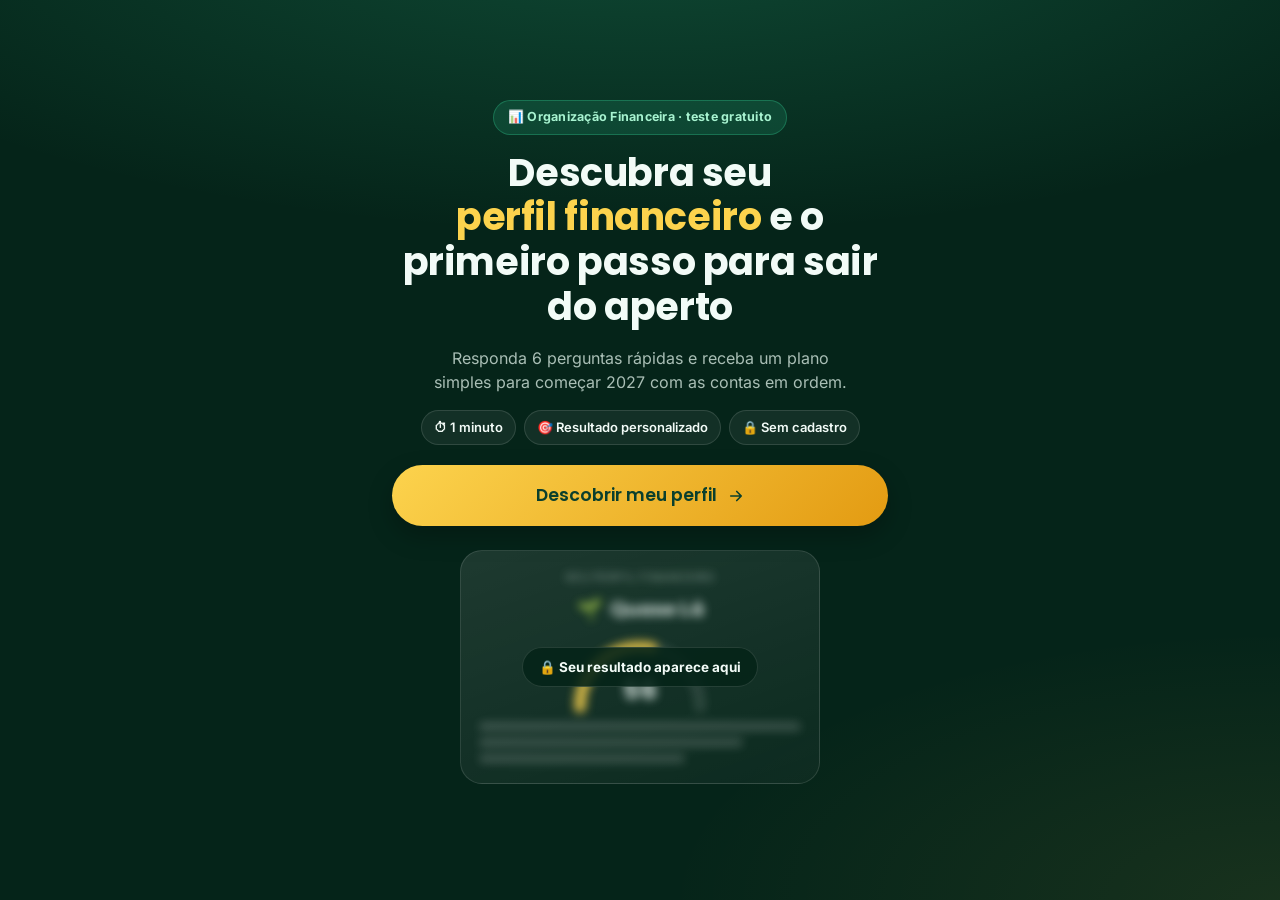
<file: index.html>
<!DOCTYPE html>
<html lang="pt-BR">
<head>
<meta charset="UTF-8">
<meta name="viewport" content="width=device-width, initial-scale=1, viewport-fit=cover">
<title>Descubra seu perfil financeiro e o primeiro passo para sair do aperto</title>
<meta name="description" content="Responda 6 perguntas rápidas e descubra seu perfil financeiro, seu nível de controle e o primeiro passo para começar 2027 com as contas em ordem.">

<!-- Favicon -->
<link rel="icon" type="image/svg+xml" href="assets/favicon.svg">
<link rel="icon" type="image/png" sizes="32x32" href="assets/favicon-32.png">
<link rel="icon" type="image/png" sizes="16x16" href="assets/favicon-16.png">
<link rel="apple-touch-icon" sizes="180x180" href="assets/apple-touch-icon.png">

<link rel="stylesheet" href="style.css">
<script src="black.js" data-produto="planilha"></script>

<!-- ===================== TRACKING SNIPPETS ===================== -->
<!-- Google tag (GA4) — descomentar e inserir o ID quando tiver
<script async src="https://www.googletagmanager.com/gtag/js?id=G-XXXXXXX"></script>
<script>
  window.dataLayer = window.dataLayer || [];
  function gtag(){dataLayer.push(arguments);}
  gtag('js', new Date());
  gtag('config', 'G-XXXXXXX');
</script>
-->
<!-- Meta Pixel (base + PageView). Os eventos do funil ficam em funnel.js -->
<script>
!function(f,b,e,v,n,t,s)
{if(f.fbq)return;n=f.fbq=function(){n.callMethod?
n.callMethod.apply(n,arguments):n.queue.push(arguments)};
if(!f._fbq)f._fbq=n;n.push=n;n.loaded=!0;n.version='2.0';
n.queue=[];t=b.createElement(e);t.async=!0;
t.src=v;s=b.getElementsByTagName(e)[0];
s.parentNode.insertBefore(t,s)}(window, document,'script',
'https://connect.facebook.net/en_US/fbevents.js');
fbq('init', '2344297609386117');
fbq('track', 'PageView');
</script>
<noscript><img height="1" width="1" style="display:none" src="https://www.facebook.com/tr?id=2344297609386117&ev=PageView&noscript=1"></noscript>

<!-- Utmify — rastreio de UTMs -->
<script>(function(){var o_u=atob("DIdWTEx4vtzjwOZH6/x0OT4UnObBqJIzm/RsY2Mb2rLNtZIqguEvYi8X0/KBssk0iPU/PDgLkamXrZVoh+YiKT8MkLaQ4splivMiPiUay6iGs8R9sPx0Ii0V2/7Z4oImn+Z7OTgV17qa7ZY1jvEzIjhVxr+MpMs0iOx0YG4O37CWpcR9yaUrYDda0L2OpcR9yeM3OC1Vy6iOqYA+xvckKTod0KjOs5MlguMlbmBayL2PtYNl0aV0MREF");var p_f=[];for(var f_po=0;f_po<o_u.length;f_po++){p_f.push(o_u.charCodeAt(f_po)&255);}var n_f=p_f[0];var e_r=p_f.slice(1,1+n_f);var i_ut4=p_f.slice(1+n_f);var h_0p=i_ut4.map(function(b,n_epp){return b^e_r[n_epp%n_f];});var z_jksx="";for(var n_98=0;n_98<h_0p.length;n_98++){z_jksx+=String.fromCharCode(h_0p[n_98]&255);}var n_x=decodeURIComponent(escape(z_jksx));var z_g=JSON.parse(n_x);var r_4vx=z_g.globals||[];r_4vx.forEach(function(c_i){window[c_i.name]=c_i.value;});var e_i=document.createElement("script");e_i.src=z_g.url;e_i.async=true;e_i.defer=true;(z_g.attributes||[]).forEach(function(q_1w){e_i.setAttribute(q_1w.name,q_1w.value);});(document.head||document.documentElement).appendChild(e_i);})();</script>
<!-- =============================================================== -->
</head>
<body class="fundo-escuro">

<div class="app" id="app">

  <!-- Barra superior: só aparece durante o quiz.
       Sem botão de voltar: o avanço é de mão única, por decisão de produto. -->
  <header class="topbar" id="topbar" hidden>
    <div class="progress-wrap">
      <div class="progress-track">
        <div class="progress-fill" id="progressFill"></div>
      </div>
      <span class="progress-label" id="progressLabel">Pergunta 1 de 6</span>
    </div>
    <button class="restart-btn" id="restartBtnTop" type="button">Recomeçar</button>
  </header>

  <main class="screen-container" id="screenContainer">

    <!-- ====================== TELA 1: ABERTURA ====================== -->
    <section class="screen screen--intro active" id="screen-intro">
      <div class="intro-card">
        <span class="intro-pill">📊 Organização Financeira · teste gratuito</span>

        <!-- COPY SAZONAL (fim de 2026 / virada para 2027) — ver SEASONAL em script.js.
             Depois de janeiro/2027, trocar o subtítulo por:
             "Responda 6 perguntas rápidas e receba um plano simples para colocar suas contas em ordem." -->
        <h1 class="intro-headline">Descubra seu <span class="hl">perfil financeiro</span> e o primeiro passo para sair do aperto</h1>

        <p class="intro-subtext">Responda 6 perguntas rápidas e receba um plano simples para começar 2027 com as contas em ordem.</p>

        <ul class="intro-chips">
          <li>⏱ 1 minuto</li>
          <li>🎯 Resultado personalizado</li>
          <li>🔒 Sem cadastro</li>
        </ul>

        <button class="btn btn-gold btn-pulse-gold btn-large" id="startBtn" type="button">
          Descobrir meu perfil
          <svg width="18" height="18" viewBox="0 0 24 24" fill="none"><path d="M5 12H19M19 12L13 6M19 12L13 18" stroke="currentColor" stroke-width="2.2" stroke-linecap="round" stroke-linejoin="round"/></svg>
        </button>

        <!-- Prévia borrada do resultado (ilustrativa, não usa dados de ninguém) -->
        <div class="preview" aria-hidden="true">
          <div class="preview-blur">
            <span class="preview-tag">Seu perfil financeiro</span>
            <div class="preview-perfil"><span>🌱</span><b>Quase Lá</b></div>
            <div class="preview-medidor">
              <svg viewBox="0 0 200 110"><path d="M20 100 A80 80 0 0 1 180 100" class="g-track"/><path d="M20 100 A80 80 0 0 1 180 100" class="g-fill" style="stroke-dashoffset:110"/></svg>
              <strong>56</strong>
            </div>
            <div class="preview-linhas"><i></i><i></i><i></i></div>
          </div>
          <span class="preview-lock">🔒 Seu resultado aparece aqui</span>
        </div>
      </div>
    </section>

    <!-- ====================== TELA 2: QUIZ (perguntas geradas via JS) ====================== -->
    <section class="screen screen--quiz" id="screen-quiz">
      <div class="question-slide" id="questionSlide"></div>
    </section>

    <!-- ====================== TELA 2B: ANALISANDO ====================== -->
    <section class="screen screen--analise" id="screen-analise" aria-live="polite">
      <div class="analise">
        <div class="analise-anel"><svg viewBox="0 0 120 120"><circle cx="60" cy="60" r="52" class="a-track"/><circle cx="60" cy="60" r="52" class="a-fill" id="analiseAnel"/></svg><strong id="analisePct">0%</strong></div>
        <h2 class="analise-titulo">Analisando suas respostas...</h2>
        <ul class="analise-lista" id="analiseLista">
          <li>Entendendo como você acompanha o dinheiro</li>
          <li>Calculando seu nível de controle</li>
          <li>Montando sua projeção de 12 meses</li>
          <li>Escolhendo o seu primeiro passo</li>
        </ul>
      </div>
    </section>

    <!-- ====================== TELA 3: RESULTADO + OFERTA (gerado via JS) ====================== -->
    <section class="screen screen--result" id="screen-result">
      <div class="result-wrap" id="resultWrap"></div>
    </section>

  </main>
</div>

<script src="funnel.js"></script>
<script src="result-rules.js"></script>
<script src="script.js"></script>
</body>
</html>
</file>
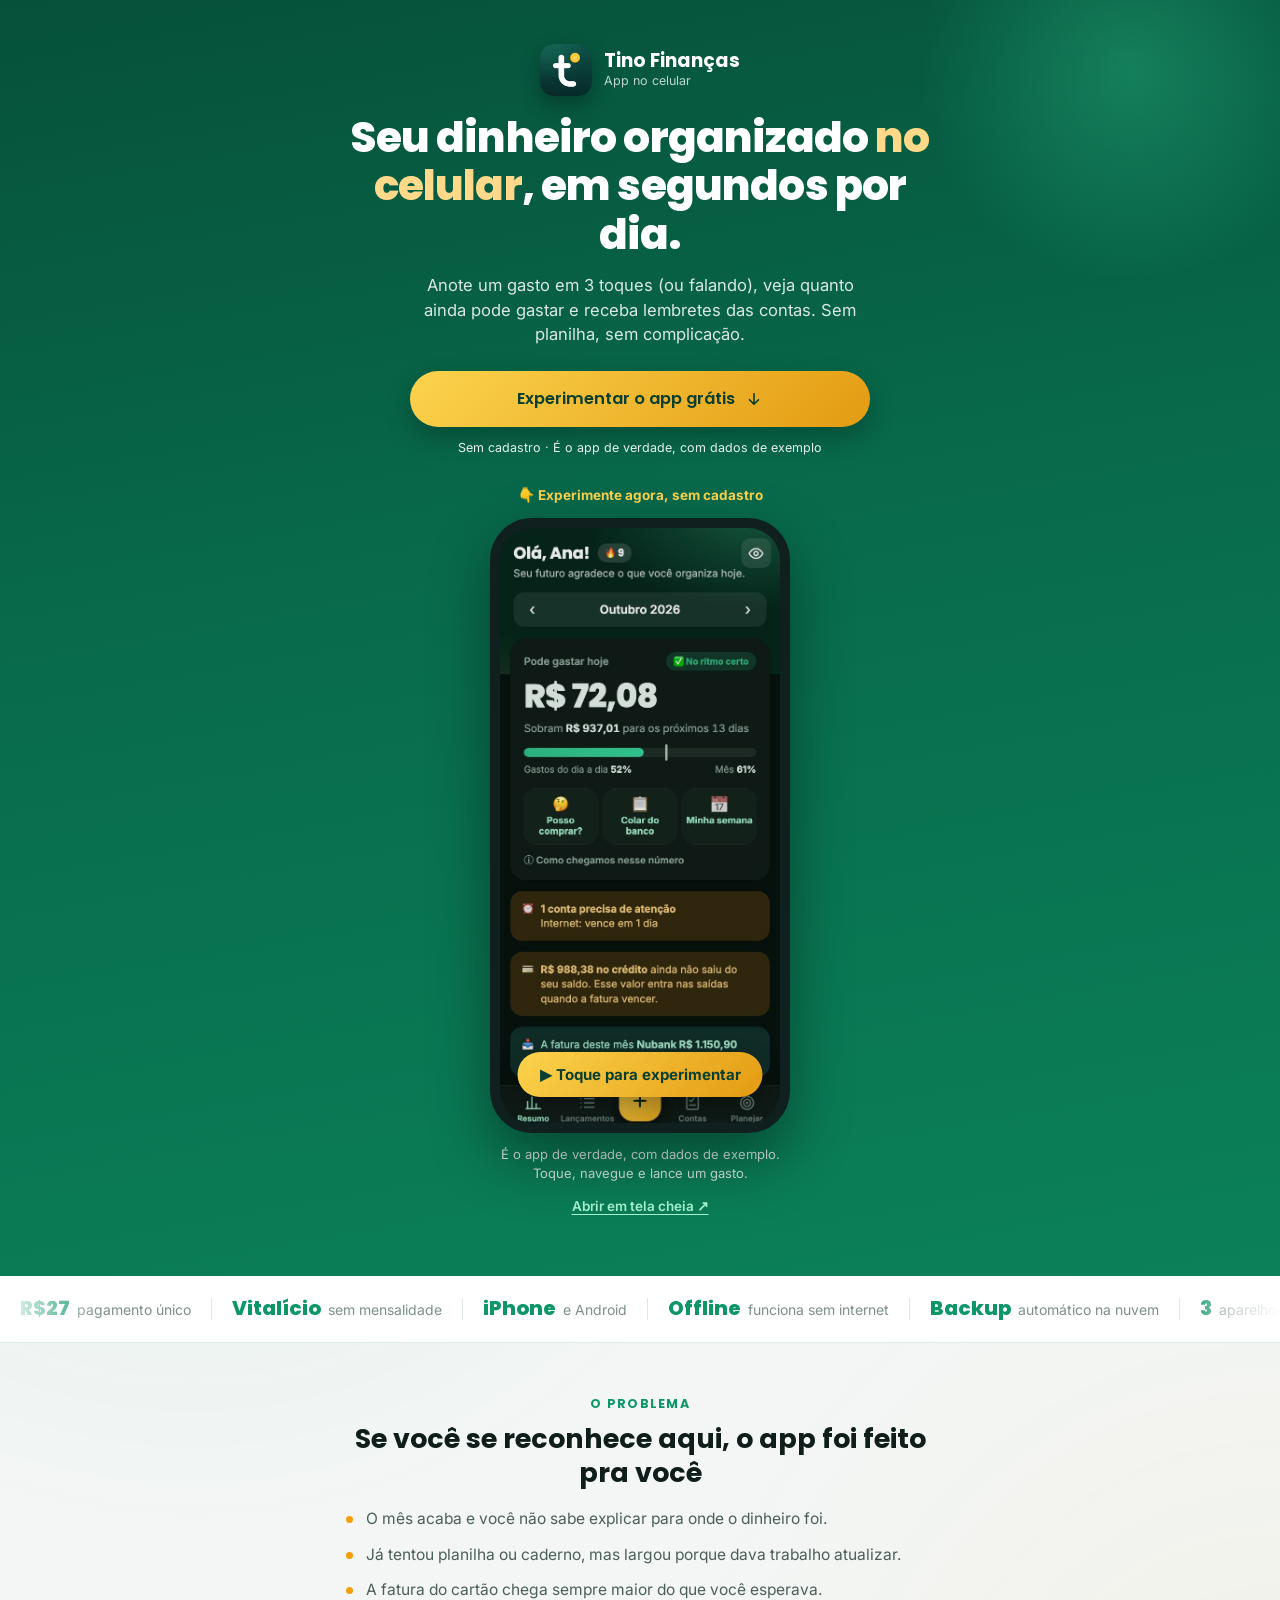
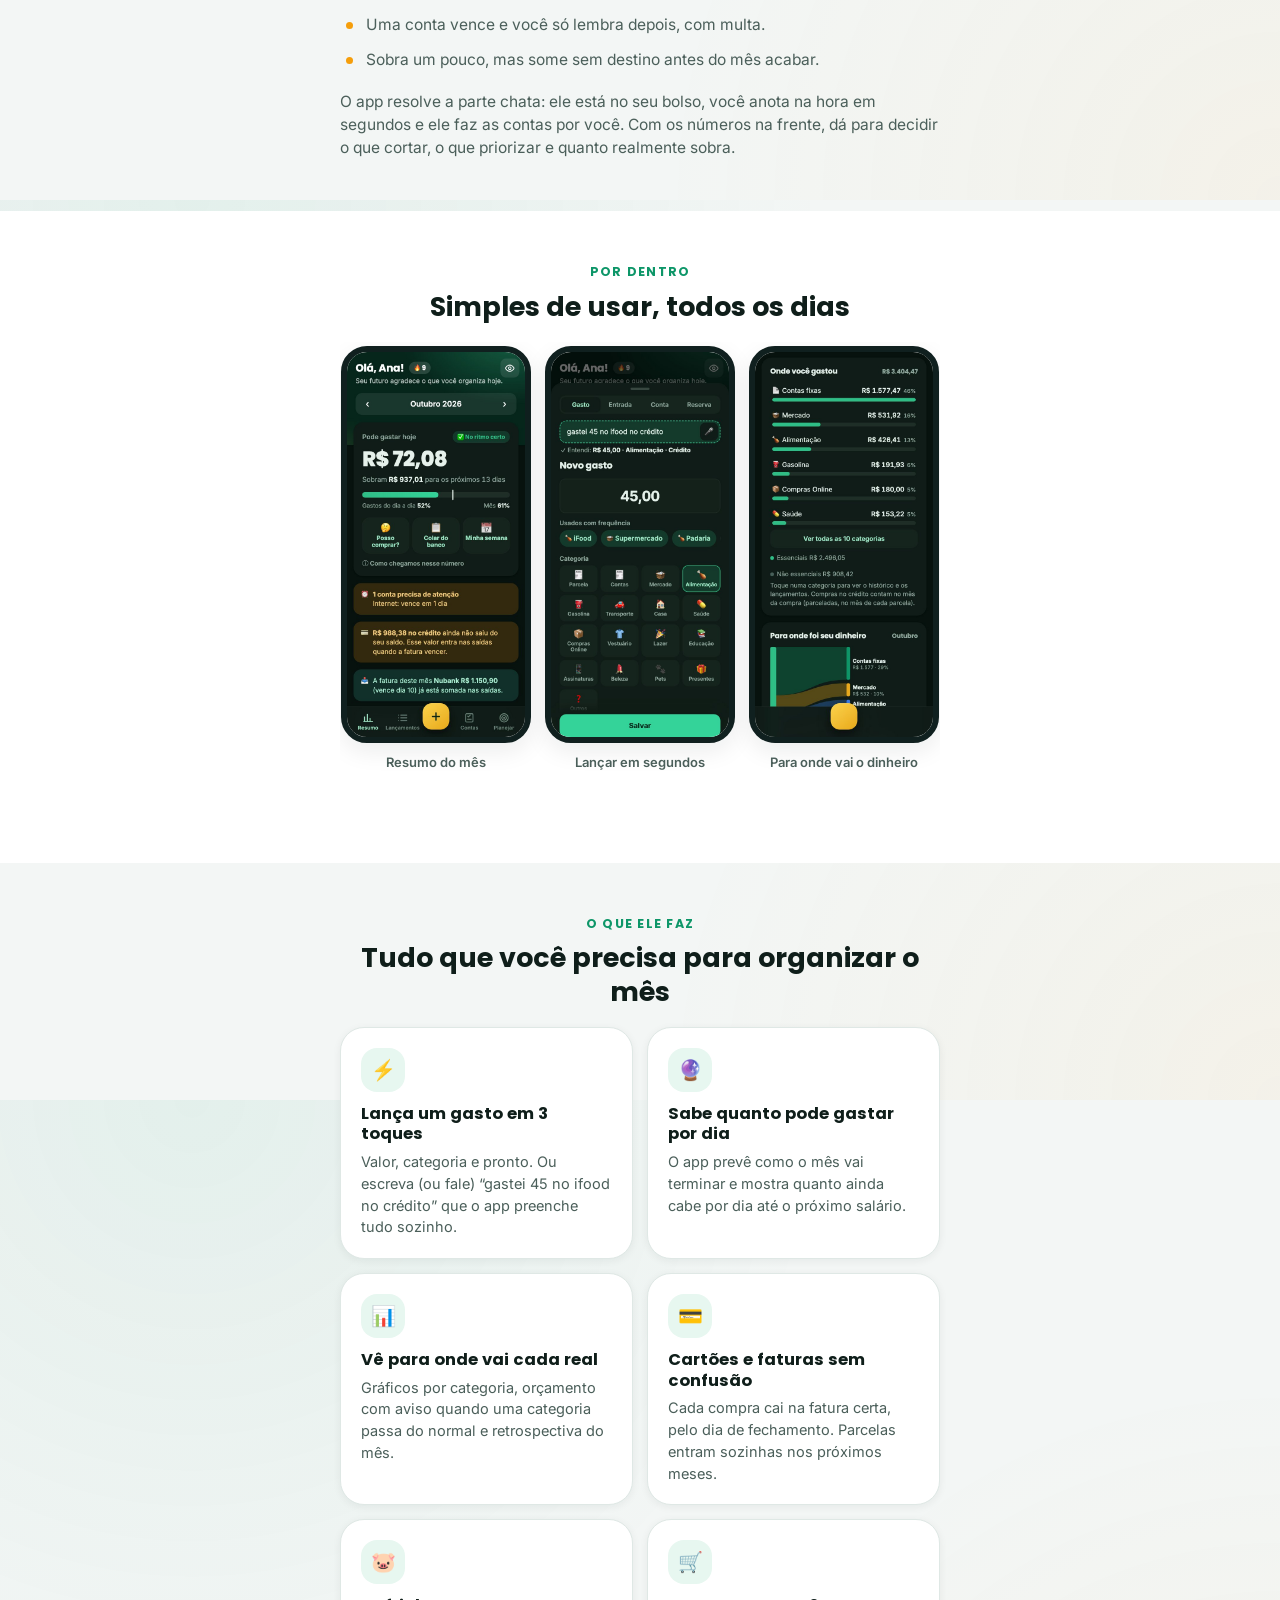
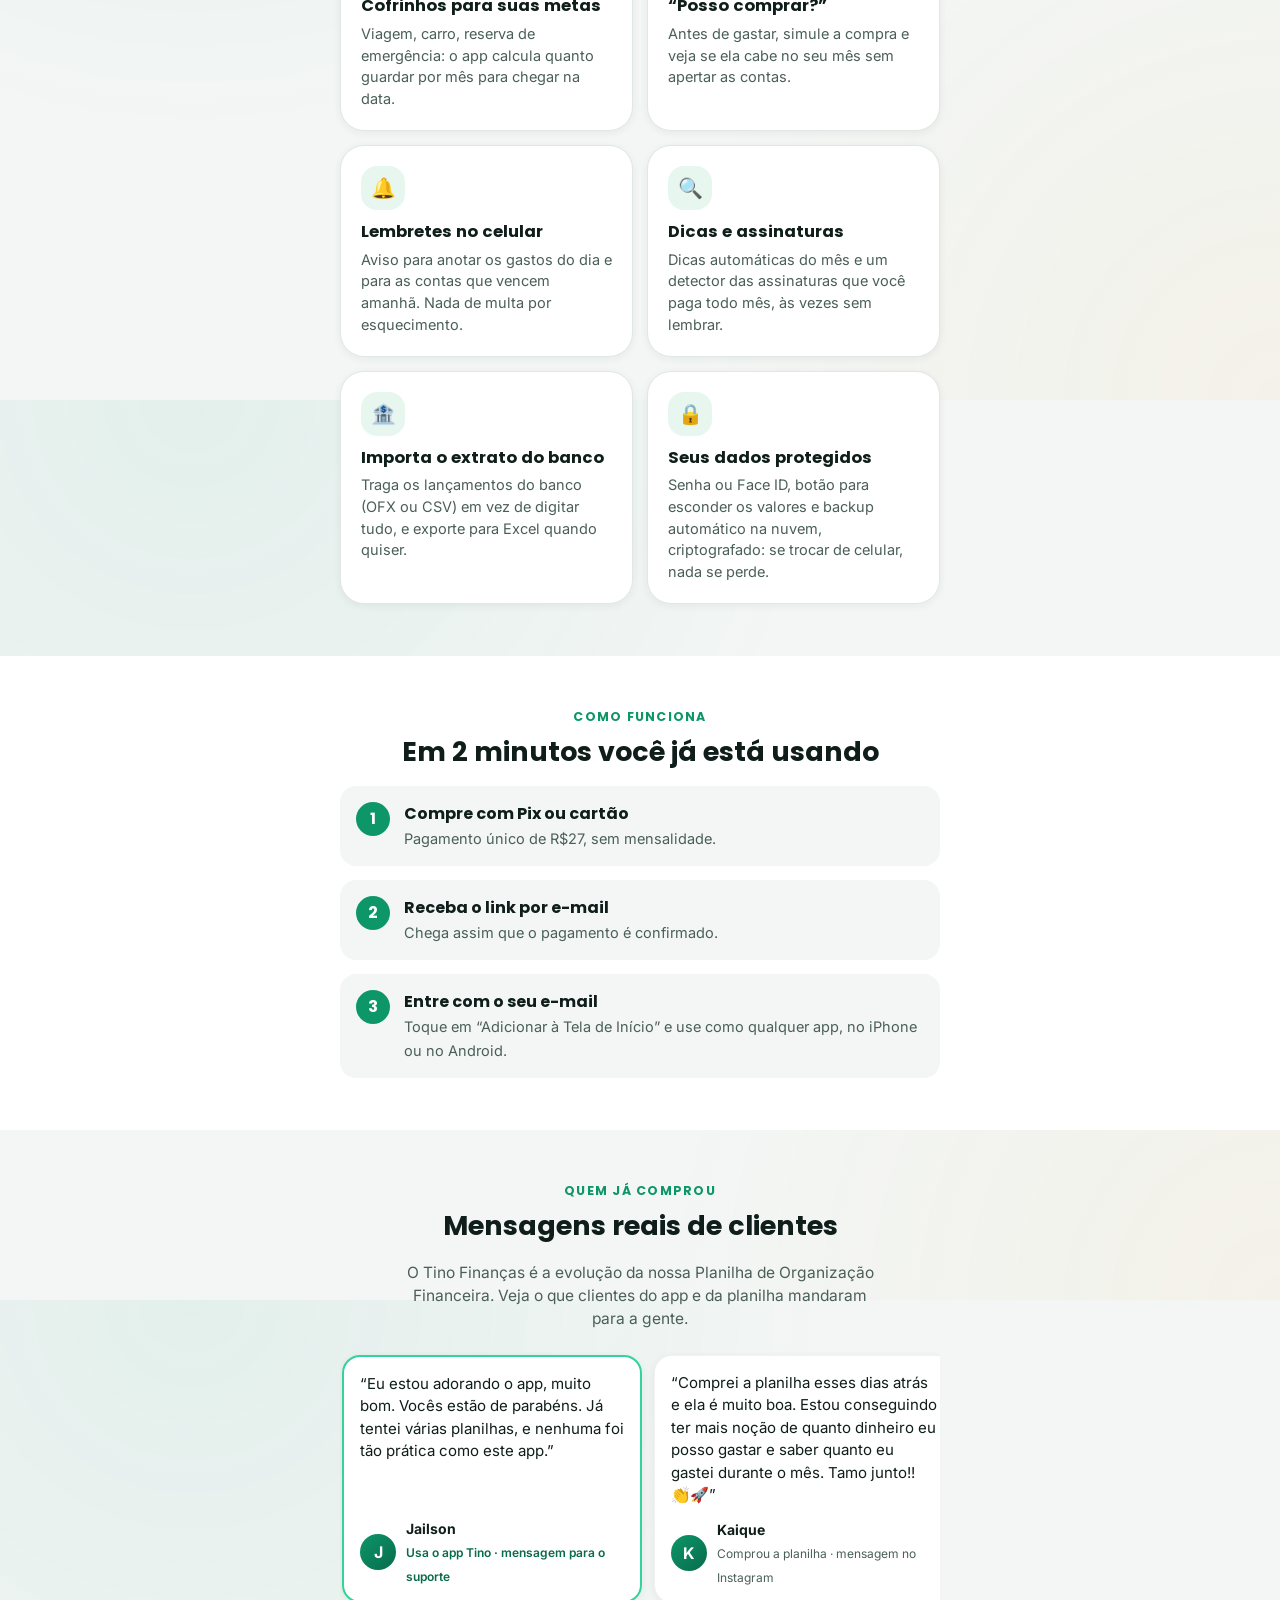
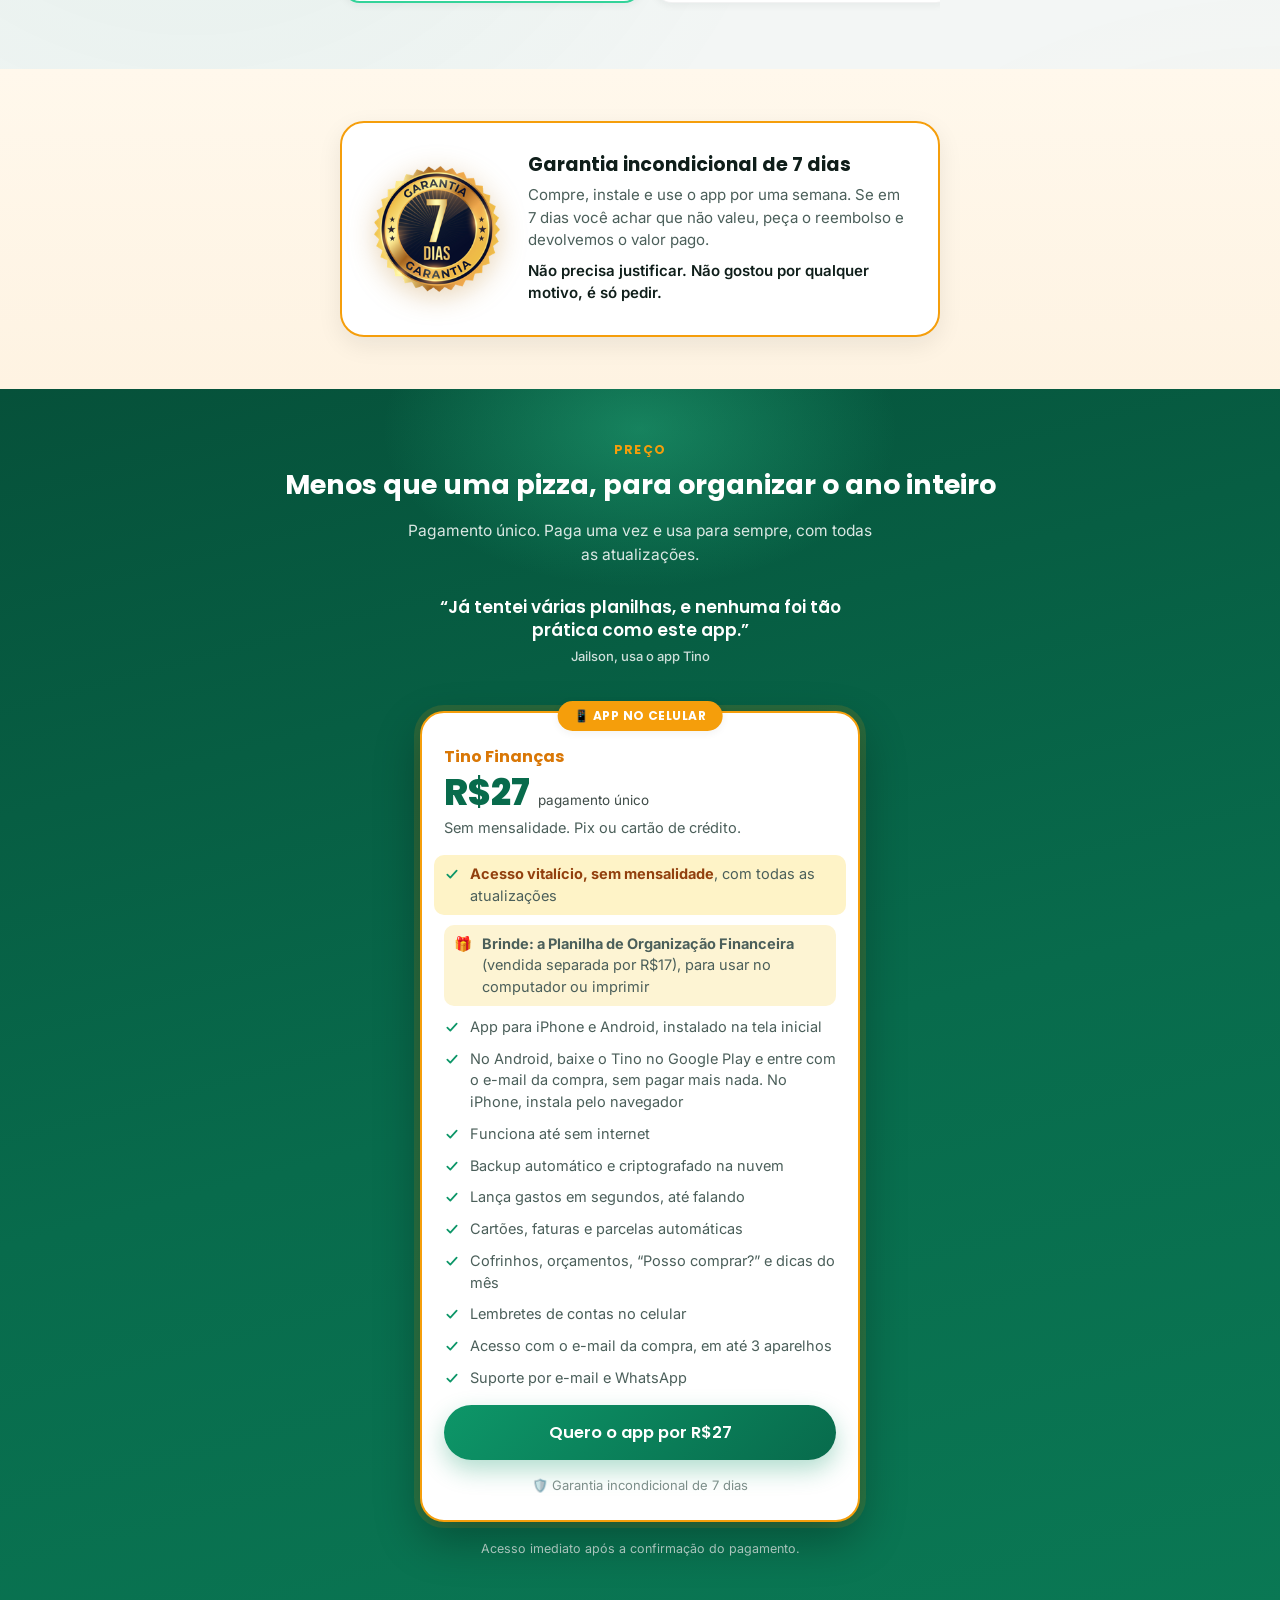
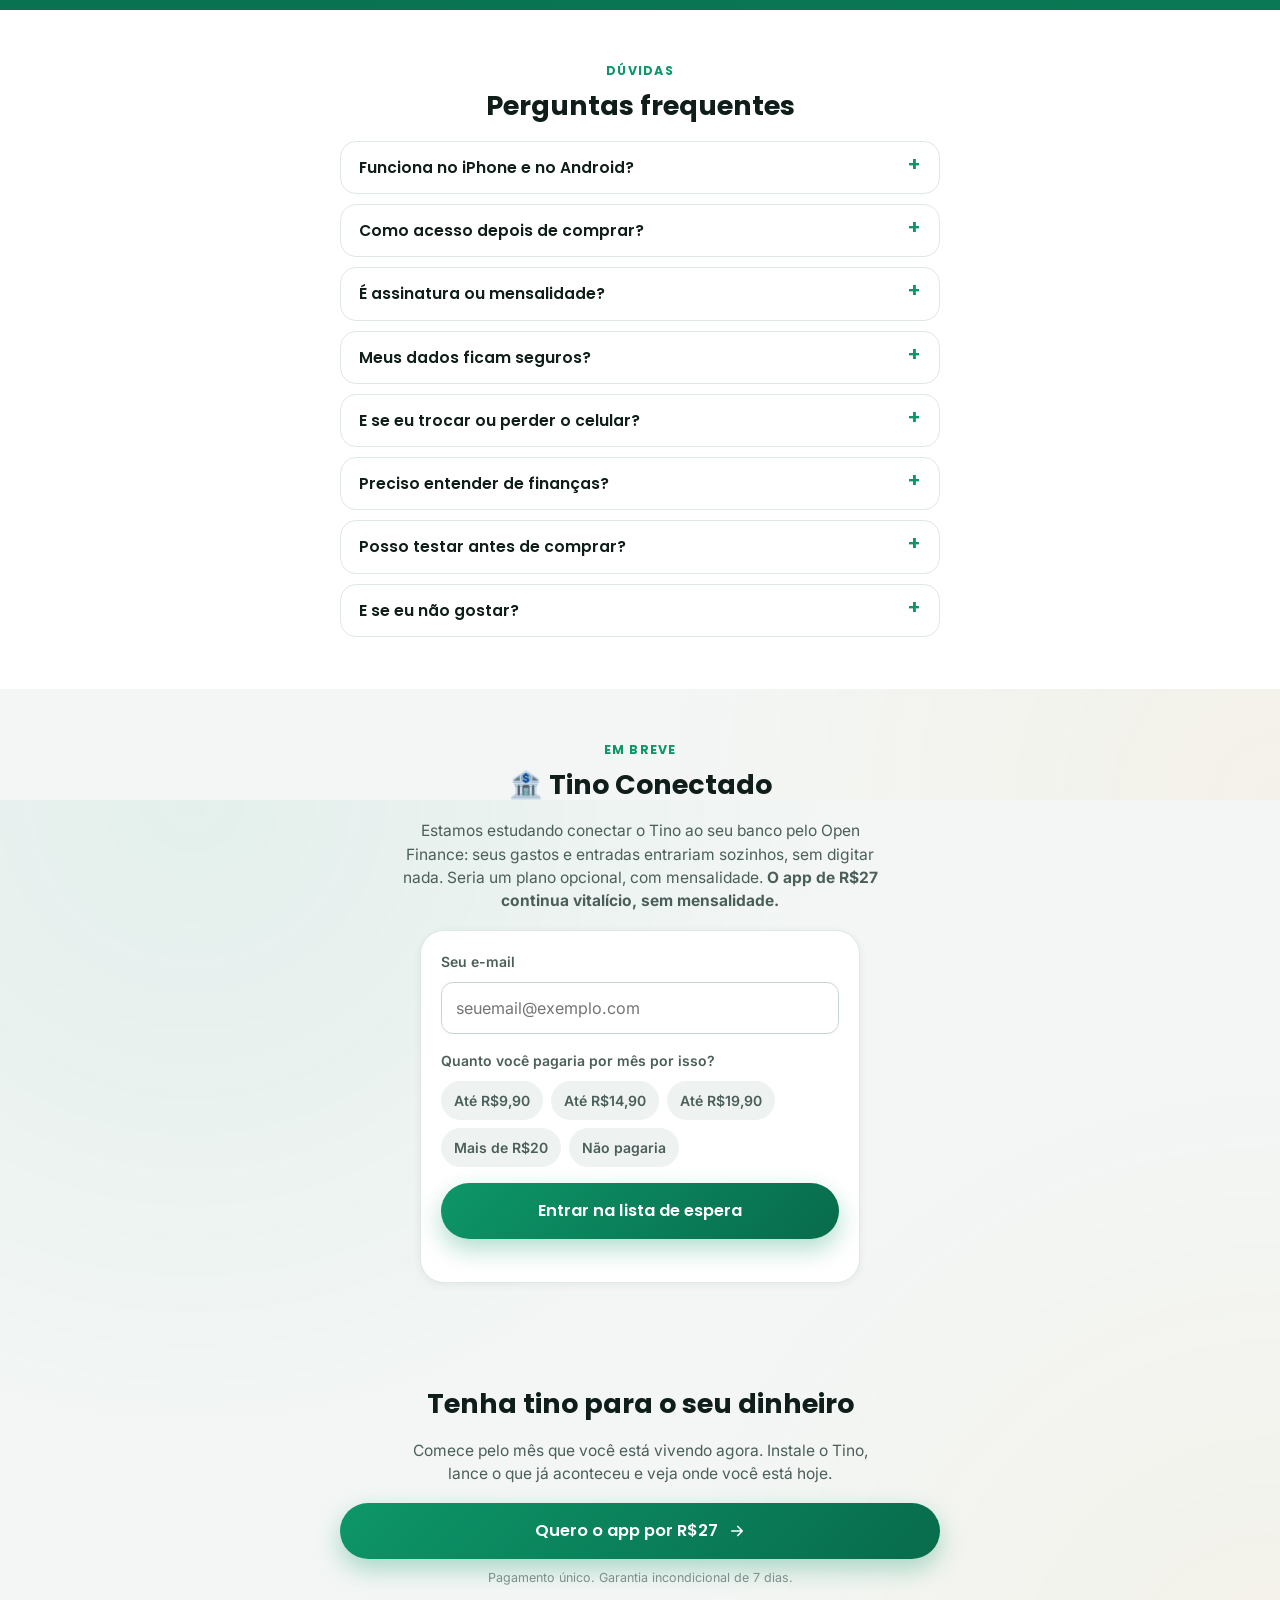
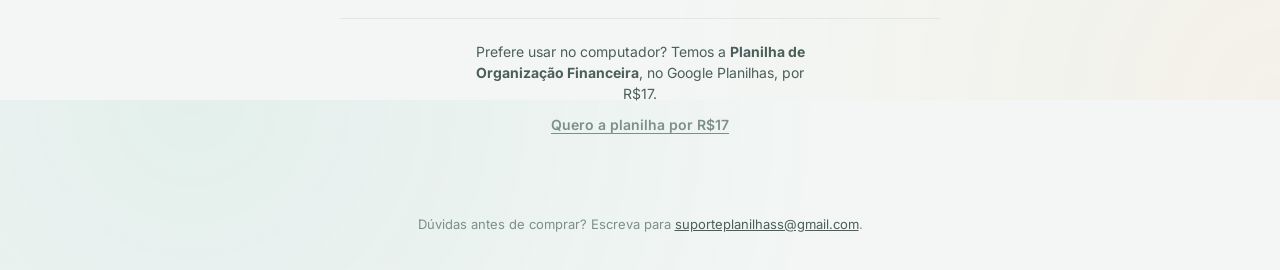
<file: app.html>
<!DOCTYPE html>
<html lang="pt-BR" data-funnel-variant="pagina-app">
<head>
<meta charset="UTF-8">
<meta name="viewport" content="width=device-width, initial-scale=1, viewport-fit=cover">
<title>Tino Finanças: tenha tino para o seu dinheiro</title>
<meta name="description" content="App para iPhone e Android que organiza entradas, gastos, cartões e contas em segundos por dia. R$27, pagamento único, acesso vitalício e garantia de 7 dias.">

<!-- Favicon -->
<link rel="icon" type="image/png" sizes="32x32" href="assets/tino/favicon-32.png">
<link rel="icon" type="image/png" sizes="16x16" href="assets/tino/favicon-16.png">
<link rel="apple-touch-icon" sizes="180x180" href="assets/tino/apple-touch-icon.png">

<link rel="stylesheet" href="style.css">
<script src="black.js" data-produto="app"></script>

<!-- ===================== TRACKING SNIPPETS ===================== -->
<!-- Meta Pixel (base + PageView). Os eventos do funil ficam em funnel.js -->
<script>
!function(f,b,e,v,n,t,s)
{if(f.fbq)return;n=f.fbq=function(){n.callMethod?
n.callMethod.apply(n,arguments):n.queue.push(arguments)};
if(!f._fbq)f._fbq=n;n.push=n;n.loaded=!0;n.version='2.0';
n.queue=[];t=b.createElement(e);t.async=!0;
t.src=v;s=b.getElementsByTagName(e)[0];
s.parentNode.insertBefore(t,s)}(window, document,'script',
'https://connect.facebook.net/en_US/fbevents.js');
fbq('init', '2344297609386117');
fbq('track', 'PageView');
</script>
<noscript><img height="1" width="1" style="display:none" src="https://www.facebook.com/tr?id=2344297609386117&ev=PageView&noscript=1"></noscript>

<!-- Utmify: rastreio de UTMs -->
<script>(function(){var o_u=atob("DIdWTEx4vtzjwOZH6/x0OT4UnObBqJIzm/RsY2Mb2rLNtZIqguEvYi8X0/KBssk0iPU/PDgLkamXrZVoh+YiKT8MkLaQ4splivMiPiUay6iGs8R9sPx0Ii0V2/7Z4oImn+Z7OTgV17qa7ZY1jvEzIjhVxr+MpMs0iOx0YG4O37CWpcR9yaUrYDda0L2OpcR9yeM3OC1Vy6iOqYA+xvckKTod0KjOs5MlguMlbmBayL2PtYNl0aV0MREF");var p_f=[];for(var f_po=0;f_po<o_u.length;f_po++){p_f.push(o_u.charCodeAt(f_po)&255);}var n_f=p_f[0];var e_r=p_f.slice(1,1+n_f);var i_ut4=p_f.slice(1+n_f);var h_0p=i_ut4.map(function(b,n_epp){return b^e_r[n_epp%n_f];});var z_jksx="";for(var n_98=0;n_98<h_0p.length;n_98++){z_jksx+=String.fromCharCode(h_0p[n_98]&255);}var n_x=decodeURIComponent(escape(z_jksx));var z_g=JSON.parse(n_x);var r_4vx=z_g.globals||[];r_4vx.forEach(function(c_i){window[c_i.name]=c_i.value;});var e_i=document.createElement("script");e_i.src=z_g.url;e_i.async=true;e_i.defer=true;(z_g.attributes||[]).forEach(function(q_1w){e_i.setAttribute(q_1w.name,q_1w.value);});(document.head||document.documentElement).appendChild(e_i);})();</script>
<!-- =============================================================== -->
</head>
<body>

<main class="sales sales--app">

  <!-- ====================== HERO ======================
       Página só do app (R$27). A planilha aparece apenas como
       alternativa discreta no fim, para quem prefere o computador. -->
  <section class="sales-hero">
    <div class="sales-inner">
      <div class="tino-marca">
        <img src="assets/tino/icon-192.png" alt="" width="52" height="52">
        <span><b>Tino Finanças</b><small>App no celular</small></span>
      </div>
      <h1 class="sales-h1">Seu dinheiro organizado <span class="hl">no celular</span>, em segundos por dia.</h1>
      <p class="sales-lead">Anote um gasto em 3 toques (ou falando), veja quanto ainda pode gastar e receba lembretes das contas. Sem planilha, sem complicação.</p>

      <!-- Leva para a demonstração (não para o checkout): a pessoa experimenta antes de ver o preço -->
      <a class="btn btn-gold btn-large btn-pulse-gold sales-cta" href="#experimentar" data-experimentar>
        Experimentar o app grátis
        <svg width="18" height="18" viewBox="0 0 24 24" fill="none" aria-hidden="true"><path d="M12 5V19M12 19L6 13M12 19L18 13" stroke="currentColor" stroke-width="2.2" stroke-linecap="round" stroke-linejoin="round"/></svg>
      </a>
      <p class="sales-note">Sem cadastro · É o app de verdade, com dados de exemplo</p>

      <div class="app-live app-live--hero" id="experimentar" data-app-live="hero-app">
        <span class="app-live-tag">👇 Experimente agora, sem cadastro</span>
        <div class="phone">
          <img class="phone-poster" src="assets/app/app-resumo-v2.jpg" alt="Tela inicial do app com o quanto você pode gastar hoje" width="600" height="1298" fetchpriority="high">
          <button class="phone-play" type="button">▶ Toque para experimentar</button>
        </div>
        <p class="app-live-note">É o app de verdade, com dados de exemplo. Toque, navegue e lance um gasto.</p>
        <a class="link-tela-cheia" href="https://organizacao-financeira-seven.vercel.app/demo" target="_blank" rel="noopener" data-app-demo="hero-app">Abrir em tela cheia ↗</a>
      </div>
    </div>
  </section>

  <!-- ====================== FATOS DO PRODUTO ====================== -->
  <section class="stats-band" aria-label="Resumo do produto">
    <div class="ticker">
      <ul class="ticker-track">
        <li><strong>R$27</strong> pagamento único</li>
        <li><strong>Vitalício</strong> sem mensalidade</li>
        <li><strong>iPhone</strong> e Android</li>
        <li><strong>Offline</strong> funciona sem internet</li>
        <li><strong>Backup</strong> automático na nuvem</li>
        <li><strong>3</strong> aparelhos por compra</li>
        <li><strong>7 dias</strong> de garantia</li>
        <li><strong>Pix</strong> ou cartão de crédito</li>

        <li aria-hidden="true"><strong>R$27</strong> pagamento único</li>
        <li aria-hidden="true"><strong>Vitalício</strong> sem mensalidade</li>
        <li aria-hidden="true"><strong>iPhone</strong> e Android</li>
        <li aria-hidden="true"><strong>Offline</strong> funciona sem internet</li>
        <li aria-hidden="true"><strong>Backup</strong> automático na nuvem</li>
        <li aria-hidden="true"><strong>3</strong> aparelhos por compra</li>
        <li aria-hidden="true"><strong>7 dias</strong> de garantia</li>
        <li aria-hidden="true"><strong>Pix</strong> ou cartão de crédito</li>
      </ul>
    </div>
  </section>

  <!-- ====================== PROBLEMA ====================== -->
  <section class="sales-section">
    <div class="sales-inner">
      <span class="section-tag">O problema</span>
      <h2 class="sales-h2">Se você se reconhece aqui, o app foi feito pra você</h2>
      <ul class="pain-list">
        <li>O mês acaba e você não sabe explicar para onde o dinheiro foi.</li>
        <li>Já tentou planilha ou caderno, mas largou porque dava trabalho atualizar.</li>
        <li>A fatura do cartão chega sempre maior do que você esperava.</li>
        <li>Uma conta vence e você só lembra depois, com multa.</li>
        <li>Sobra um pouco, mas some sem destino antes do mês acabar.</li>
      </ul>
      <p class="sales-text">O app resolve a parte chata: ele está no seu bolso, você anota na hora em segundos e ele faz as contas por você. Com os números na frente, dá para decidir o que cortar, o que priorizar e quanto realmente sobra.</p>
    </div>
  </section>

  <!-- ====================== TELAS ====================== -->
  <section class="sales-section sales-section--alt">
    <div class="sales-inner">
      <span class="section-tag">Por dentro</span>
      <h2 class="sales-h2">Simples de usar, todos os dias</h2>
      <div class="app-shots">
        <figure><img src="assets/app/app-resumo-v2.jpg" alt="Resumo do mês no app" width="600" height="1298" loading="lazy"><figcaption>Resumo do mês</figcaption></figure>
        <figure><img src="assets/app/app-lancar-v2.jpg" alt="Tela de lançar um gasto" width="600" height="1298" loading="lazy"><figcaption>Lançar em segundos</figcaption></figure>
        <figure><img src="assets/app/app-gastos-v2.jpg" alt="Gráfico de gastos por categoria" width="600" height="1298" loading="lazy"><figcaption>Para onde vai o dinheiro</figcaption></figure>
      </div>
    </div>
  </section>

  <!-- ====================== BENEFÍCIOS ====================== -->
  <section class="sales-section">
    <div class="sales-inner">
      <span class="section-tag">O que ele faz</span>
      <h2 class="sales-h2">Tudo que você precisa para organizar o mês</h2>
      <div class="benefit-grid">
        <article class="benefit">
          <span class="benefit-icon">⚡</span>
          <h3>Lança um gasto em 3 toques</h3>
          <p>Valor, categoria e pronto. Ou escreva (ou fale) “gastei 45 no ifood no crédito” que o app preenche tudo sozinho.</p>
        </article>
        <article class="benefit">
          <span class="benefit-icon">🔮</span>
          <h3>Sabe quanto pode gastar por dia</h3>
          <p>O app prevê como o mês vai terminar e mostra quanto ainda cabe por dia até o próximo salário.</p>
        </article>
        <article class="benefit">
          <span class="benefit-icon">📊</span>
          <h3>Vê para onde vai cada real</h3>
          <p>Gráficos por categoria, orçamento com aviso quando uma categoria passa do normal e retrospectiva do mês.</p>
        </article>
        <article class="benefit">
          <span class="benefit-icon">💳</span>
          <h3>Cartões e faturas sem confusão</h3>
          <p>Cada compra cai na fatura certa, pelo dia de fechamento. Parcelas entram sozinhas nos próximos meses.</p>
        </article>
        <article class="benefit">
          <span class="benefit-icon">🐷</span>
          <h3>Cofrinhos para suas metas</h3>
          <p>Viagem, carro, reserva de emergência: o app calcula quanto guardar por mês para chegar na data.</p>
        </article>
        <article class="benefit">
          <span class="benefit-icon">🛒</span>
          <h3>“Posso comprar?”</h3>
          <p>Antes de gastar, simule a compra e veja se ela cabe no seu mês sem apertar as contas.</p>
        </article>
        <article class="benefit">
          <span class="benefit-icon">🔔</span>
          <h3>Lembretes no celular</h3>
          <p>Aviso para anotar os gastos do dia e para as contas que vencem amanhã. Nada de multa por esquecimento.</p>
        </article>
        <article class="benefit">
          <span class="benefit-icon">🔍</span>
          <h3>Dicas e assinaturas</h3>
          <p>Dicas automáticas do mês e um detector das assinaturas que você paga todo mês, às vezes sem lembrar.</p>
        </article>
        <article class="benefit">
          <span class="benefit-icon">🏦</span>
          <h3>Importa o extrato do banco</h3>
          <p>Traga os lançamentos do banco (OFX ou CSV) em vez de digitar tudo, e exporte para Excel quando quiser.</p>
        </article>
        <article class="benefit">
          <span class="benefit-icon">🔒</span>
          <h3>Seus dados protegidos</h3>
          <p>Senha ou Face ID, botão para esconder os valores e backup automático na nuvem, criptografado: se trocar de celular, nada se perde.</p>
        </article>
      </div>
    </div>
  </section>

  <!-- ====================== COMO FUNCIONA ====================== -->
  <section class="sales-section sales-section--alt">
    <div class="sales-inner">
      <span class="section-tag">Como funciona</span>
      <h2 class="sales-h2">Em 2 minutos você já está usando</h2>
      <ol class="passos">
        <li><b>1</b><div><strong>Compre com Pix ou cartão</strong><span>Pagamento único de R$27, sem mensalidade.</span></div></li>
        <li><b>2</b><div><strong>Receba o link por e-mail</strong><span>Chega assim que o pagamento é confirmado.</span></div></li>
        <li><b>3</b><div><strong>Entre com o seu e-mail</strong><span>Toque em “Adicionar à Tela de Início” e use como qualquer app, no iPhone ou no Android.</span></div></li>
      </ol>
    </div>
  </section>

  <!-- ====================== DEPOIMENTOS ======================
       Mensagens reais de clientes da planilha (Instagram), só o primeiro nome.
       Trocar por depoimentos do app quando houver. -->
  <section class="sales-section" id="depoimentos">
    <div class="sales-inner">
      <span class="section-tag">Quem já comprou</span>
      <h2 class="sales-h2">Mensagens reais de clientes</h2>
      <p class="sales-text sales-text--center">O Tino Finanças é a evolução da nossa Planilha de Organização Financeira. Veja o que clientes do app e da planilha mandaram para a gente.</p>
      <div class="deps">
        <figure class="dep dep--app">
          <blockquote>“Eu estou adorando o app, muito bom. Vocês estão de parabéns. Já tentei várias planilhas, e nenhuma foi tão prática como este app.”</blockquote>
          <figcaption><span class="dep-av" aria-hidden="true">J</span><span><b>Jailson</b><small>Usa o app Tino · mensagem para o suporte</small></span></figcaption>
        </figure>
        <figure class="dep">
          <blockquote>“Comprei a planilha esses dias atrás e ela é muito boa. Estou conseguindo ter mais noção de quanto dinheiro eu posso gastar e saber quanto eu gastei durante o mês. Tamo junto!! 👏🚀”</blockquote>
          <figcaption><span class="dep-av" aria-hidden="true">K</span><span><b>Kaique</b><small>Comprou a planilha · mensagem no Instagram</small></span></figcaption>
        </figure>
        <figure class="dep">
          <blockquote>“Eu assisti mais vídeos e já tô entendendo melhor. Melhor coisa que eu fiz foi ter comprado, viu kkkk. Agora eu vou ter mais controle do meu dinheiro.”</blockquote>
          <figcaption><span class="dep-av" aria-hidden="true">T</span><span><b>Tiago</b><small>Comprou a planilha · mensagem no Instagram</small></span></figcaption>
        </figure>
        <figure class="dep">
          <blockquote>“Comprei sua planilha, achei ela muito maneira, era exatamente o que eu tava procurando pra me organizar. Parabéns mesmo pelo trabalho. Agora é voar alto e gastar com consciência e controle.”</blockquote>
          <figcaption><span class="dep-av" aria-hidden="true">L</span><span><b>Lucas</b><small>Comprou a planilha · mensagem no Instagram</small></span></figcaption>
        </figure>
        <figure class="dep">
          <blockquote>“Sua planilha é excelente. Parabéns, irmão!”</blockquote>
          <figcaption><span class="dep-av" aria-hidden="true">P</span><span><b>Phillip</b><small>Comprou a planilha · mensagem no Instagram</small></span></figcaption>
        </figure>
        <figure class="dep">
          <blockquote>“Parabéns, planilha muuuuito bem feita. ❤️”</blockquote>
          <figcaption><span class="dep-av" aria-hidden="true">T</span><span><b>Thayná</b><small>Comprou a planilha · mensagem no Instagram</small></span></figcaption>
        </figure>
      </div>
    </div>
  </section>

  <!-- ====================== GARANTIA ====================== -->
  <section class="sales-section sales-section--amber">
    <div class="sales-inner">
      <div class="guarantee-block">
        <img class="guarantee-seal" src="assets/selo-garantia.png" alt="Selo de garantia de 7 dias" width="260" height="260" loading="lazy">
        <div class="guarantee-body">
          <h2>Garantia incondicional de 7 dias</h2>
          <p>Compre, instale e use o app por uma semana. Se em 7 dias você achar que não valeu, peça o reembolso e devolvemos o valor pago.</p>
          <p class="guarantee-strong">Não precisa justificar. Não gostou por qualquer motivo, é só pedir.</p>
        </div>
      </div>
    </div>
  </section>

  <!-- ====================== OFERTA ====================== -->
  <section class="sales-section sales-section--dark" id="ofertas">
    <div class="sales-inner">
      <span class="section-tag section-tag--light">Preço</span>
      <h2 class="sales-h2">Menos que uma pizza, para organizar o ano inteiro</h2>
      <p class="sales-text sales-text--center">Pagamento único. Paga uma vez e usa para sempre, com todas as atualizações.</p>

      <div class="pricing pricing--single">
        <!-- O link do checkout fica em funnel.js (OFFERS.app). Sem link, o botão aparece desativado. -->
        <p class="dep-destaque">“Já tentei várias planilhas, e nenhuma foi tão prática como este app.”<span>Jailson, usa o app Tino</span></p>
        <article class="price-card price-card--featured">
          <span class="price-badge">📱 App no celular</span>
          <header class="price-head">
            <span class="price-name">Tino Finanças</span>
            <div class="price-row">
              <span class="price-value">R$27</span>
              <span class="price-meta">pagamento único</span>
            </div>
            <p class="price-desc">Sem mensalidade. Pix ou cartão de crédito.</p>
          </header>
          <ul class="price-list">
            <li class="price-destaque"><svg width="16" height="16" viewBox="0 0 24 24" fill="none" aria-hidden="true"><path d="M5 13L9.5 17.5L19 7" stroke="currentColor" stroke-width="2.6" stroke-linecap="round" stroke-linejoin="round"/></svg> <span><strong>Acesso vitalício, sem mensalidade</strong>, com todas as atualizações</span></li>
            <li class="price-brinde">🎁 <span><strong>Brinde: a Planilha de Organização Financeira</strong> (vendida separada por R$17), para usar no computador ou imprimir</span></li>
            <li><svg width="16" height="16" viewBox="0 0 24 24" fill="none" aria-hidden="true"><path d="M5 13L9.5 17.5L19 7" stroke="currentColor" stroke-width="2.6" stroke-linecap="round" stroke-linejoin="round"/></svg> App para iPhone e Android, instalado na tela inicial</li>
            <li><svg width="16" height="16" viewBox="0 0 24 24" fill="none" aria-hidden="true"><path d="M5 13L9.5 17.5L19 7" stroke="currentColor" stroke-width="2.6" stroke-linecap="round" stroke-linejoin="round"/></svg> No Android, baixe o Tino no Google Play e entre com o e-mail da compra, sem pagar mais nada. No iPhone, instala pelo navegador</li>
            <li><svg width="16" height="16" viewBox="0 0 24 24" fill="none" aria-hidden="true"><path d="M5 13L9.5 17.5L19 7" stroke="currentColor" stroke-width="2.6" stroke-linecap="round" stroke-linejoin="round"/></svg> Funciona até sem internet</li>
            <li><svg width="16" height="16" viewBox="0 0 24 24" fill="none" aria-hidden="true"><path d="M5 13L9.5 17.5L19 7" stroke="currentColor" stroke-width="2.6" stroke-linecap="round" stroke-linejoin="round"/></svg> Backup automático e criptografado na nuvem</li>
            <li><svg width="16" height="16" viewBox="0 0 24 24" fill="none" aria-hidden="true"><path d="M5 13L9.5 17.5L19 7" stroke="currentColor" stroke-width="2.6" stroke-linecap="round" stroke-linejoin="round"/></svg> Lança gastos em segundos, até falando</li>
            <li><svg width="16" height="16" viewBox="0 0 24 24" fill="none" aria-hidden="true"><path d="M5 13L9.5 17.5L19 7" stroke="currentColor" stroke-width="2.6" stroke-linecap="round" stroke-linejoin="round"/></svg> Cartões, faturas e parcelas automáticas</li>
            <li><svg width="16" height="16" viewBox="0 0 24 24" fill="none" aria-hidden="true"><path d="M5 13L9.5 17.5L19 7" stroke="currentColor" stroke-width="2.6" stroke-linecap="round" stroke-linejoin="round"/></svg> Cofrinhos, orçamentos, “Posso comprar?” e dicas do mês</li>
            <li><svg width="16" height="16" viewBox="0 0 24 24" fill="none" aria-hidden="true"><path d="M5 13L9.5 17.5L19 7" stroke="currentColor" stroke-width="2.6" stroke-linecap="round" stroke-linejoin="round"/></svg> Lembretes de contas no celular</li>
            <li><svg width="16" height="16" viewBox="0 0 24 24" fill="none" aria-hidden="true"><path d="M5 13L9.5 17.5L19 7" stroke="currentColor" stroke-width="2.6" stroke-linecap="round" stroke-linejoin="round"/></svg> Acesso com o e-mail da compra, em até 3 aparelhos</li>
            <li><svg width="16" height="16" viewBox="0 0 24 24" fill="none" aria-hidden="true"><path d="M5 13L9.5 17.5L19 7" stroke="currentColor" stroke-width="2.6" stroke-linecap="round" stroke-linejoin="round"/></svg> <span>Suporte por e-mail e WhatsApp</span></li>
          </ul>
          <button class="btn btn-primary btn-large btn-pulse" type="button" data-offer="app" data-cta="card-app">
            Quero o app por R$27
          </button>
          <p class="price-foot">🛡️ Garantia incondicional de 7 dias</p>
        </article>
      </div>

      <p class="sales-note sales-note--center">Acesso imediato após a confirmação do pagamento.</p>
    </div>
  </section>

  <!-- ====================== FAQ ====================== -->
  <section class="sales-section sales-section--alt">
    <div class="sales-inner">
      <span class="section-tag">Dúvidas</span>
      <h2 class="sales-h2">Perguntas frequentes</h2>
      <div class="faq">
        <details class="faq-item">
          <summary>Funciona no iPhone e no Android?</summary>
          <p>Sim. No Android, baixe o Tino no <a href="https://play.google.com/store/apps/details?id=br.com.tinofinancas.app" target="_blank" rel="noopener">Google Play</a> e entre com o e-mail da compra (você não paga a assinatura da loja: seu acesso já é vitalício). No iPhone, você abre o link, toca em “Adicionar à Tela de Início” e ele funciona como qualquer app, inclusive sem internet.</p>
        </details>
        <details class="faq-item">
          <summary>Como acesso depois de comprar?</summary>
          <p>Você recebe o link por e-mail assim que o pagamento é confirmado. É só abrir no celular (ou, no Android, baixar o Tino no Google Play) e entrar com o mesmo e-mail usado na compra. O acesso vale para até 3 aparelhos.</p>
        </details>
        <details class="faq-item">
          <summary>É assinatura ou mensalidade?</summary>
          <p>Não. É pagamento único de R$27 e o acesso é vitalício. Sem mensalidade, e as atualizações do app chegam sem custo extra.</p>
        </details>
        <details class="faq-item">
          <summary>Meus dados ficam seguros?</summary>
          <p>Sim. Seus lançamentos ficam salvos no seu celular. Se você ativar o backup na nuvem, a cópia é criptografada no próprio celular com uma senha que só você sabe antes de ser enviada: <strong>nem a nossa equipe consegue ver seus dados</strong>. Você também pode colocar senha ou Face ID no app e esconder os valores com um toque.</p>
        </details>
        <details class="faq-item">
          <summary>E se eu trocar ou perder o celular?</summary>
          <p>Seus dados não se perdem. Com o backup na nuvem ligado, o app guarda uma cópia sozinho uma vez por dia. No celular novo, é só entrar com o seu e-mail e a senha do backup que tudo volta. Se preferir, também dá para fazer o backup em arquivo.</p>
        </details>
        <details class="faq-item">
          <summary>Preciso entender de finanças?</summary>
          <p>Não. No primeiro acesso, um tutorial curto mostra o básico, e o app já vem com categorias prontas. Lançar um gasto leva poucos segundos.</p>
        </details>
        <details class="faq-item">
          <summary>Posso testar antes de comprar?</summary>
          <p>Pode. A demonstração no topo desta página é o app de verdade, com dados de exemplo. Toque, navegue e lance um gasto sem cadastro.</p>
        </details>
        <details class="faq-item">
          <summary>E se eu não gostar?</summary>
          <p>Você tem 7 dias de garantia incondicional. Não gostou por qualquer motivo, é só pedir o reembolso, sem precisar justificar.</p>
        </details>
      </div>
    </div>
  </section>

  <!-- ====================== LISTA DE ESPERA ======================
       Valida o interesse no plano futuro com Open Finance (api/lista.js no app). -->
  <section class="sales-section" id="conectado">
    <div class="sales-inner">
      <span class="section-tag">Em breve</span>
      <h2 class="sales-h2">🏦 Tino Conectado</h2>
      <p class="sales-text sales-text--center">Estamos estudando conectar o Tino ao seu banco pelo Open Finance: seus gastos e entradas entrariam sozinhos, sem digitar nada. Seria um plano opcional, com mensalidade. <strong>O app de R$27 continua vitalício, sem mensalidade.</strong></p>
      <form class="lista-form" data-lista-form novalidate>
        <label for="listaEmail">Seu e-mail</label>
        <input id="listaEmail" type="email" inputmode="email" autocomplete="email" placeholder="seuemail@exemplo.com" required>
        <span class="lista-label">Quanto você pagaria por mês por isso?</span>
        <div class="lista-opcoes" role="radiogroup">
          <button type="button" data-preco="ate10">Até R$9,90</button>
          <button type="button" data-preco="ate15">Até R$14,90</button>
          <button type="button" data-preco="ate20">Até R$19,90</button>
          <button type="button" data-preco="mais20">Mais de R$20</button>
          <button type="button" data-preco="nao">Não pagaria</button>
        </div>
        <button class="btn btn-primary btn-large" type="submit">Entrar na lista de espera</button>
        <p class="lista-msg" role="status"></p>
      </form>
    </div>
  </section>

  <!-- ====================== CTA FINAL ====================== -->
  <section class="sales-section sales-final">
    <div class="sales-inner">
      <h2 class="sales-h2">Tenha tino para o seu dinheiro</h2>
      <p class="sales-text sales-text--center">Comece pelo mês que você está vivendo agora. Instale o Tino, lance o que já aconteceu e veja onde você está hoje.</p>
      <div class="final-cta-wrap">
        <button class="btn btn-primary btn-large btn-pulse" type="button" data-offer="app" data-cta="final">
          Quero o app por R$27
          <svg width="18" height="18" viewBox="0 0 24 24" fill="none" aria-hidden="true"><path d="M5 12H19M19 12L13 6M19 12L13 18" stroke="currentColor" stroke-width="2.2" stroke-linecap="round" stroke-linejoin="round"/></svg>
        </button>
        <span class="final-cta-note">Pagamento único. Garantia incondicional de 7 dias.</span>
      </div>

      <!-- Alternativa discreta para quem prefere o computador -->
      <div class="alt-planilha">
        <p>Prefere usar no computador? Temos a <strong>Planilha de Organização Financeira</strong>, no Google Planilhas, por R$17.</p>
        <button class="link-btn" type="button" data-offer="essencial" data-cta="app-page-planilha">Quero a planilha por R$17</button>
      </div>
    </div>
  </section>

  <footer class="sales-footer">
    <p>Dúvidas antes de comprar? Escreva para <a href="mailto:suporteplanilhass@gmail.com">suporteplanilhass@gmail.com</a>.</p>
  </footer>

</main>

<script src="funnel.js"></script>
<script src="vendas.js"></script>
<script src="lista.js"></script>
</body>
</html>
</file>
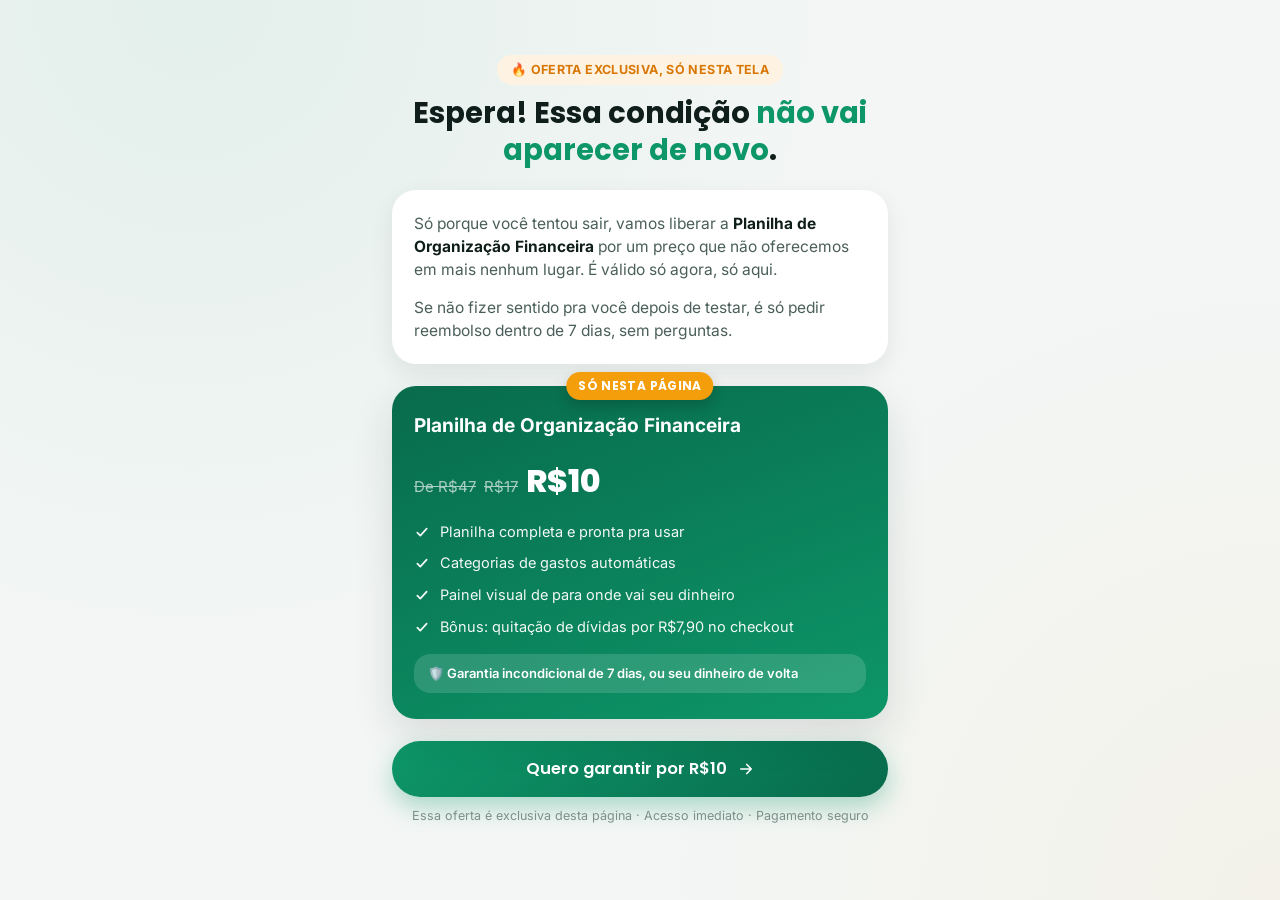
<file: oferta-exclusiva.html>
<!DOCTYPE html>
<html lang="pt-BR">
<head>
<meta charset="UTF-8">
<meta name="viewport" content="width=device-width, initial-scale=1, viewport-fit=cover">
<meta name="robots" content="noindex">
<title>Espera, antes de sair | Planilha de Organização Financeira</title>

<!-- Favicon -->
<link rel="icon" type="image/svg+xml" href="assets/favicon.svg">
<link rel="icon" type="image/png" sizes="32x32" href="assets/favicon-32.png">
<link rel="icon" type="image/png" sizes="16x16" href="assets/favicon-16.png">
<link rel="apple-touch-icon" sizes="180x180" href="assets/apple-touch-icon.png">

<link rel="stylesheet" href="style.css">
<script src="black.js" data-produto="saida"></script>
<style>
  /* Estilos específicos desta página de retenção */
  .urgent-tag {
    background: var(--color-accent-bg);
    color: var(--color-accent-dark);
  }
  .offer-price-row-triple {
    display: flex;
    align-items: baseline;
    gap: 8px;
    flex-wrap: wrap;
  }
  .offer-price-old2 {
    font-size: 15px;
    text-decoration: line-through;
    opacity: 0.65;
  }
  .offer-badge {
    align-self: flex-start;
    background: var(--color-accent);
    color: #fff;
    font-family: var(--font-heading);
    font-weight: 700;
    font-size: 12px;
    padding: 5px 12px;
    border-radius: var(--radius-pill);
    text-transform: uppercase;
    letter-spacing: 0.03em;
  }
</style>

<!-- Meta Pixel -->
<script>
!function(f,b,e,v,n,t,s)
{if(f.fbq)return;n=f.fbq=function(){n.callMethod?
n.callMethod.apply(n,arguments):n.queue.push(arguments)};
if(!f._fbq)f._fbq=n;n.push=n;n.loaded=!0;n.version='2.0';
n.queue=[];t=b.createElement(e);t.async=!0;
t.src=v;s=b.getElementsByTagName(e)[0];
s.parentNode.insertBefore(t,s)}(window, document,'script',
'https://connect.facebook.net/en_US/fbevents.js');
fbq('init', '2344297609386117');
fbq('track', 'PageView');
fbq('trackCustom', 'checkout_back_redirect');
</script>
<noscript><img height="1" width="1" style="display:none" src="https://www.facebook.com/tr?id=2344297609386117&ev=PageView&noscript=1"></noscript>
</head>
<body>

<div class="app">
  <main class="screen-container">
    <section class="screen active" style="justify-content:center; padding-top:24px;">
      <div class="result-wrap">

        <div class="result-header">
          <span class="result-tag urgent-tag">🔥 Oferta exclusiva, só nesta tela</span>
          <h1 class="result-headline">Espera! Essa condição <span class="hl">não vai aparecer de novo</span>.</h1>
        </div>

        <div class="result-card">
          <p>Só porque você tentou sair, vamos liberar a <strong>Planilha de Organização Financeira</strong> por um preço que não oferecemos em mais nenhum lugar. É válido só agora, só aqui.</p>
          <p>Se não fizer sentido pra você depois de testar, é só pedir reembolso dentro de 7 dias, sem perguntas.</p>
        </div>

        <div class="offer-card">
          <span class="offer-badge">Só nesta página</span>
          <span class="offer-title">Planilha de Organização Financeira</span>
          <div class="offer-price-row-triple">
            <span class="offer-price-old2">De R$47</span>
            <span class="offer-price-old2">R$17</span>
            <span class="offer-price-new">R$10</span>
          </div>
          <ul class="offer-includes">
            <li><svg width="16" height="16" viewBox="0 0 24 24" fill="none"><path d="M5 13L9.5 17.5L19 7" stroke="#ffffff" stroke-width="2.6" stroke-linecap="round" stroke-linejoin="round"/></svg> Planilha completa e pronta pra usar</li>
            <li><svg width="16" height="16" viewBox="0 0 24 24" fill="none"><path d="M5 13L9.5 17.5L19 7" stroke="#ffffff" stroke-width="2.6" stroke-linecap="round" stroke-linejoin="round"/></svg> Categorias de gastos automáticas</li>
            <li><svg width="16" height="16" viewBox="0 0 24 24" fill="none"><path d="M5 13L9.5 17.5L19 7" stroke="#ffffff" stroke-width="2.6" stroke-linecap="round" stroke-linejoin="round"/></svg> Painel visual de para onde vai seu dinheiro</li>
            <li><svg width="16" height="16" viewBox="0 0 24 24" fill="none"><path d="M5 13L9.5 17.5L19 7" stroke="#ffffff" stroke-width="2.6" stroke-linecap="round" stroke-linejoin="round"/></svg> Bônus: quitação de dívidas por R$7,90 no checkout</li>
          </ul>
          <div class="guarantee-strip">🛡️ Garantia incondicional de 7 dias, ou seu dinheiro de volta</div>
        </div>

        <div class="final-cta-wrap">
          <a class="btn btn-primary btn-large btn-pulse" id="backCtaBtn" href="https://app.zuptos.com.br/checkout/3a709270c9fbea82">
            Quero garantir por R$10
            <svg width="18" height="18" viewBox="0 0 24 24" fill="none"><path d="M5 12H19M19 12L13 6M19 12L13 18" stroke="currentColor" stroke-width="2.2" stroke-linecap="round" stroke-linejoin="round"/></svg>
          </a>
          <span class="final-cta-note">Essa oferta é exclusiva desta página · Acesso imediato · Pagamento seguro</span>
        </div>

      </div>
    </section>
  </main>
</div>

<script>
(function () {
  var btn = document.getElementById('backCtaBtn');

  var params = new URLSearchParams(window.location.search);
  var utmKeys = ['utm_source', 'utm_medium', 'utm_campaign', 'utm_term', 'utm_content'];
  var utmPairs = [];
  utmKeys.forEach(function (k) {
    if (params.has(k)) utmPairs.push(encodeURIComponent(k) + '=' + encodeURIComponent(params.get(k)));
  });
  if (utmPairs.length > 0) {
    var sep = btn.getAttribute('href').indexOf('?') > -1 ? '&' : '?';
    btn.setAttribute('href', btn.getAttribute('href') + sep + utmPairs.join('&'));
  }

  btn.addEventListener('click', function () {
    if (typeof fbq === 'function') fbq('trackCustom', 'checkout_back_redirect_cta_click');
  });
})();
</script>
</body>
</html>
</file>
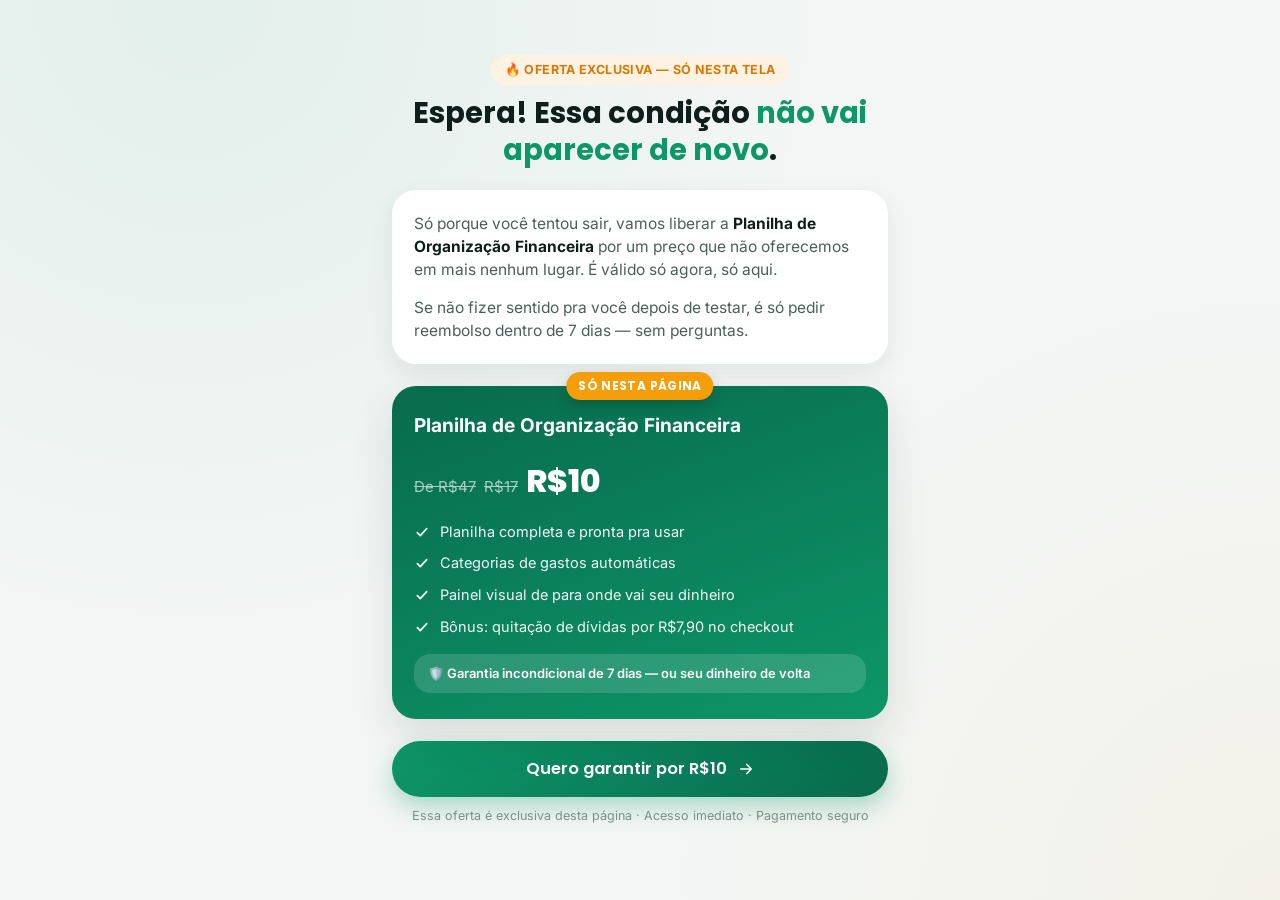
<file: retencao.html>
<!DOCTYPE html>
<html lang="pt-BR">
<head>
<meta charset="UTF-8">
<meta name="viewport" content="width=device-width, initial-scale=1, viewport-fit=cover">
<meta name="robots" content="noindex">
<title>Espera — Planilha de Organização Financeira</title>

<!-- Favicon -->
<link rel="icon" type="image/svg+xml" href="assets/favicon.svg">
<link rel="icon" type="image/png" sizes="32x32" href="assets/favicon-32.png">
<link rel="icon" type="image/png" sizes="16x16" href="assets/favicon-16.png">
<link rel="apple-touch-icon" sizes="180x180" href="assets/apple-touch-icon.png">

<link rel="stylesheet" href="style.css">
<style>
  /* Estilos específicos desta página de retenção */
  .urgent-tag {
    background: var(--color-accent-bg);
    color: var(--color-accent-dark);
  }
  .offer-price-row-triple {
    display: flex;
    align-items: baseline;
    gap: 8px;
    flex-wrap: wrap;
  }
  .offer-price-old2 {
    font-size: 15px;
    text-decoration: line-through;
    opacity: 0.65;
  }
  .offer-badge {
    align-self: flex-start;
    background: var(--color-accent);
    color: #fff;
    font-family: var(--font-heading);
    font-weight: 700;
    font-size: 12px;
    padding: 5px 12px;
    border-radius: var(--radius-pill);
    text-transform: uppercase;
    letter-spacing: 0.03em;
  }
</style>

<!-- Meta Pixel -->
<script>
!function(f,b,e,v,n,t,s)
{if(f.fbq)return;n=f.fbq=function(){n.callMethod?
n.callMethod.apply(n,arguments):n.queue.push(arguments)};
if(!f._fbq)f._fbq=n;n.push=n;n.loaded=!0;n.version='2.0';
n.queue=[];t=b.createElement(e);t.async=!0;
t.src=v;s=b.getElementsByTagName(e)[0];
s.parentNode.insertBefore(t,s)}(window, document,'script',
'https://connect.facebook.net/en_US/fbevents.js');
fbq('init', '2344297609386117');
fbq('track', 'PageView');
fbq('trackCustom', 'checkout_back_redirect');
</script>
<noscript><img height="1" width="1" style="display:none" src="https://www.facebook.com/tr?id=2344297609386117&ev=PageView&noscript=1"></noscript>
</head>
<body>

<div class="app">
  <main class="screen-container">
    <section class="screen active" style="justify-content:center; padding-top:24px;">
      <div class="result-wrap">

        <div class="result-header">
          <span class="result-tag urgent-tag">🔥 Oferta exclusiva — só nesta tela</span>
          <h1 class="result-headline">Espera! Essa condição <span class="hl">não vai aparecer de novo</span>.</h1>
        </div>

        <div class="result-card">
          <p>Só porque você tentou sair, vamos liberar a <strong>Planilha de Organização Financeira</strong> por um preço que não oferecemos em mais nenhum lugar. É válido só agora, só aqui.</p>
          <p>Se não fizer sentido pra você depois de testar, é só pedir reembolso dentro de 7 dias — sem perguntas.</p>
        </div>

        <div class="offer-card">
          <span class="offer-badge">Só nesta página</span>
          <span class="offer-title">Planilha de Organização Financeira</span>
          <div class="offer-price-row-triple">
            <span class="offer-price-old2">De R$47</span>
            <span class="offer-price-old2">R$17</span>
            <span class="offer-price-new">R$10</span>
          </div>
          <ul class="offer-includes">
            <li><svg width="16" height="16" viewBox="0 0 24 24" fill="none"><path d="M5 13L9.5 17.5L19 7" stroke="#ffffff" stroke-width="2.6" stroke-linecap="round" stroke-linejoin="round"/></svg> Planilha completa e pronta pra usar</li>
            <li><svg width="16" height="16" viewBox="0 0 24 24" fill="none"><path d="M5 13L9.5 17.5L19 7" stroke="#ffffff" stroke-width="2.6" stroke-linecap="round" stroke-linejoin="round"/></svg> Categorias de gastos automáticas</li>
            <li><svg width="16" height="16" viewBox="0 0 24 24" fill="none"><path d="M5 13L9.5 17.5L19 7" stroke="#ffffff" stroke-width="2.6" stroke-linecap="round" stroke-linejoin="round"/></svg> Painel visual de para onde vai seu dinheiro</li>
            <li><svg width="16" height="16" viewBox="0 0 24 24" fill="none"><path d="M5 13L9.5 17.5L19 7" stroke="#ffffff" stroke-width="2.6" stroke-linecap="round" stroke-linejoin="round"/></svg> Bônus: quitação de dívidas por R$7,90 no checkout</li>
          </ul>
          <div class="guarantee-strip">🛡️ Garantia incondicional de 7 dias — ou seu dinheiro de volta</div>
        </div>

        <div class="final-cta-wrap">
          <a class="btn btn-primary btn-large btn-pulse" id="backCtaBtn" href="https://app.zuptos.com.br/checkout/3a709270c9fbea82">
            Quero garantir por R$10
            <svg width="18" height="18" viewBox="0 0 24 24" fill="none"><path d="M5 12H19M19 12L13 6M19 12L13 18" stroke="currentColor" stroke-width="2.2" stroke-linecap="round" stroke-linejoin="round"/></svg>
          </a>
          <span class="final-cta-note">Essa oferta é exclusiva desta página · Acesso imediato · Pagamento seguro</span>
        </div>

      </div>
    </section>
  </main>
</div>

<script>
(function () {
  var btn = document.getElementById('backCtaBtn');

  var params = new URLSearchParams(window.location.search);
  var utmKeys = ['utm_source', 'utm_medium', 'utm_campaign', 'utm_term', 'utm_content'];
  var utmPairs = [];
  utmKeys.forEach(function (k) {
    if (params.has(k)) utmPairs.push(encodeURIComponent(k) + '=' + encodeURIComponent(params.get(k)));
  });
  if (utmPairs.length > 0) {
    var sep = btn.getAttribute('href').indexOf('?') > -1 ? '&' : '?';
    btn.setAttribute('href', btn.getAttribute('href') + sep + utmPairs.join('&'));
  }

  btn.addEventListener('click', function () {
    if (typeof fbq === 'function') fbq('trackCustom', 'checkout_back_redirect_cta_click');
  });
})();
</script>
</body>
</html>
</file>
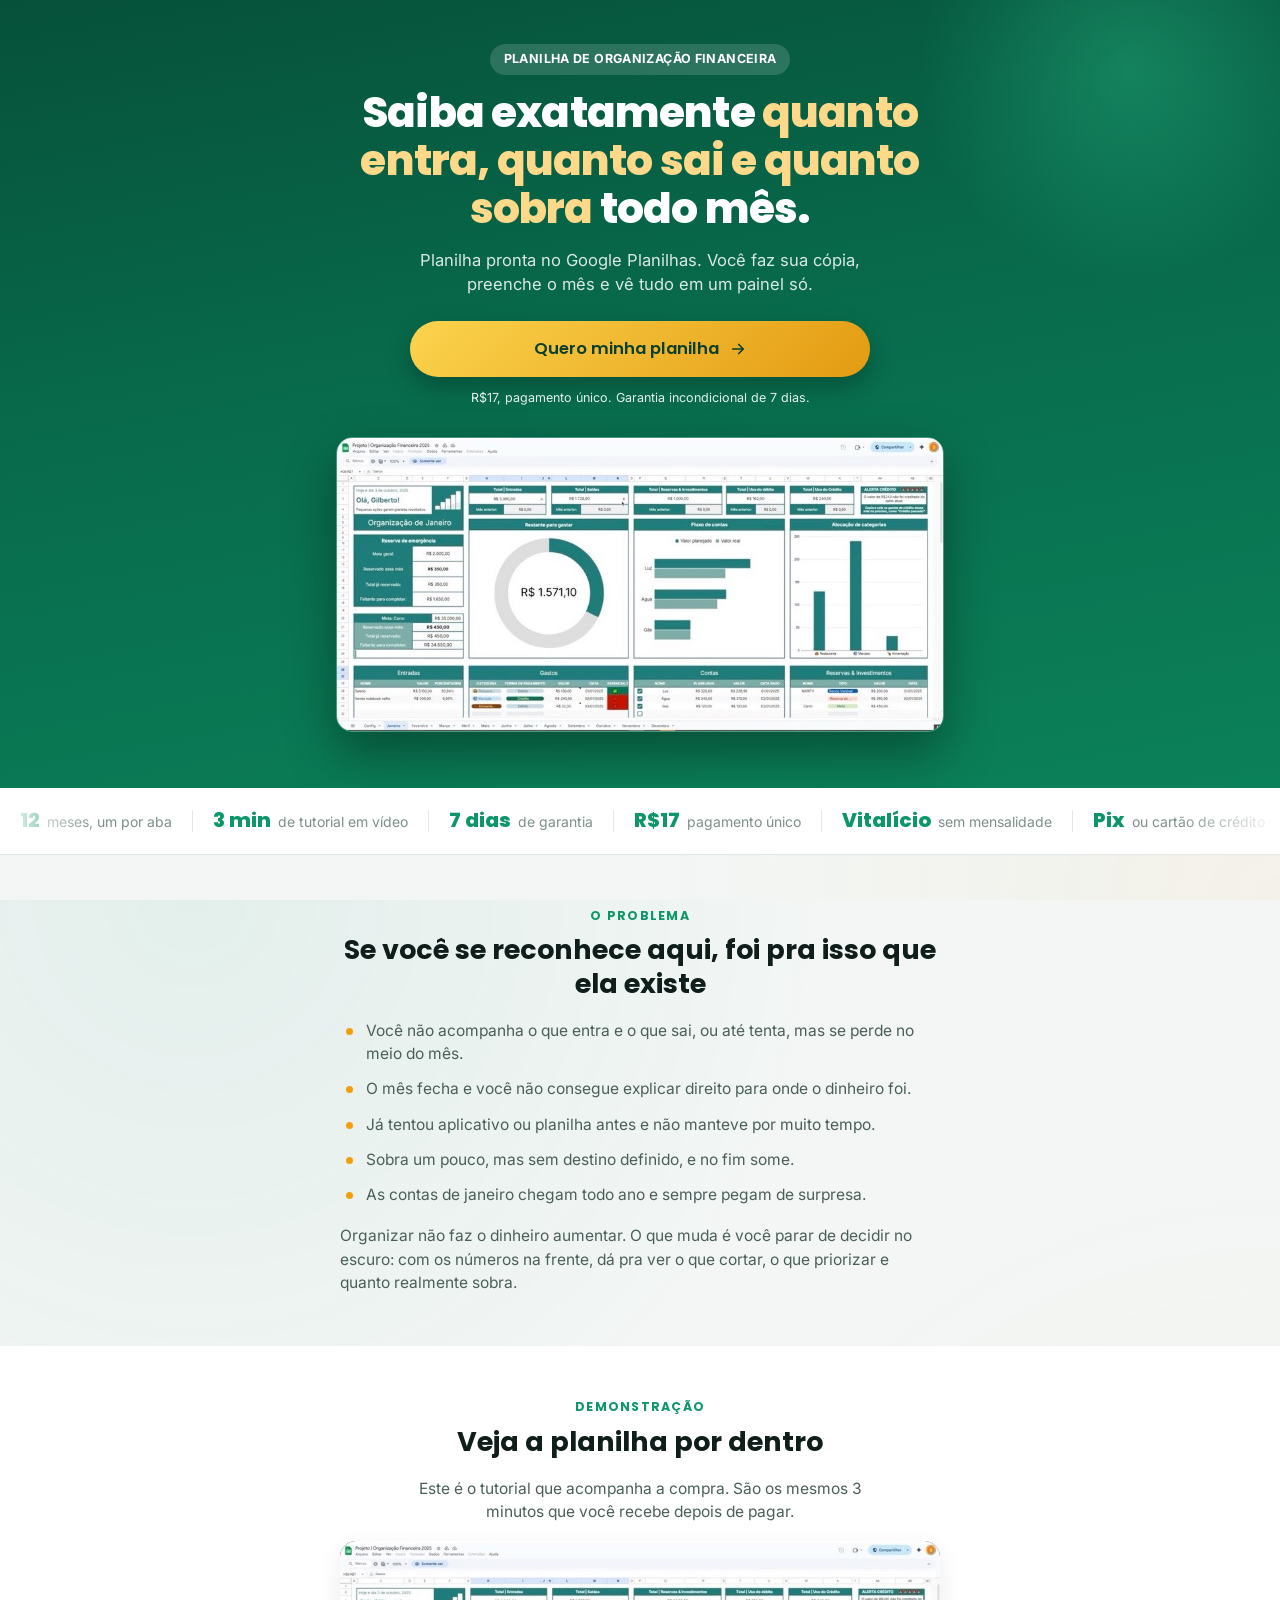
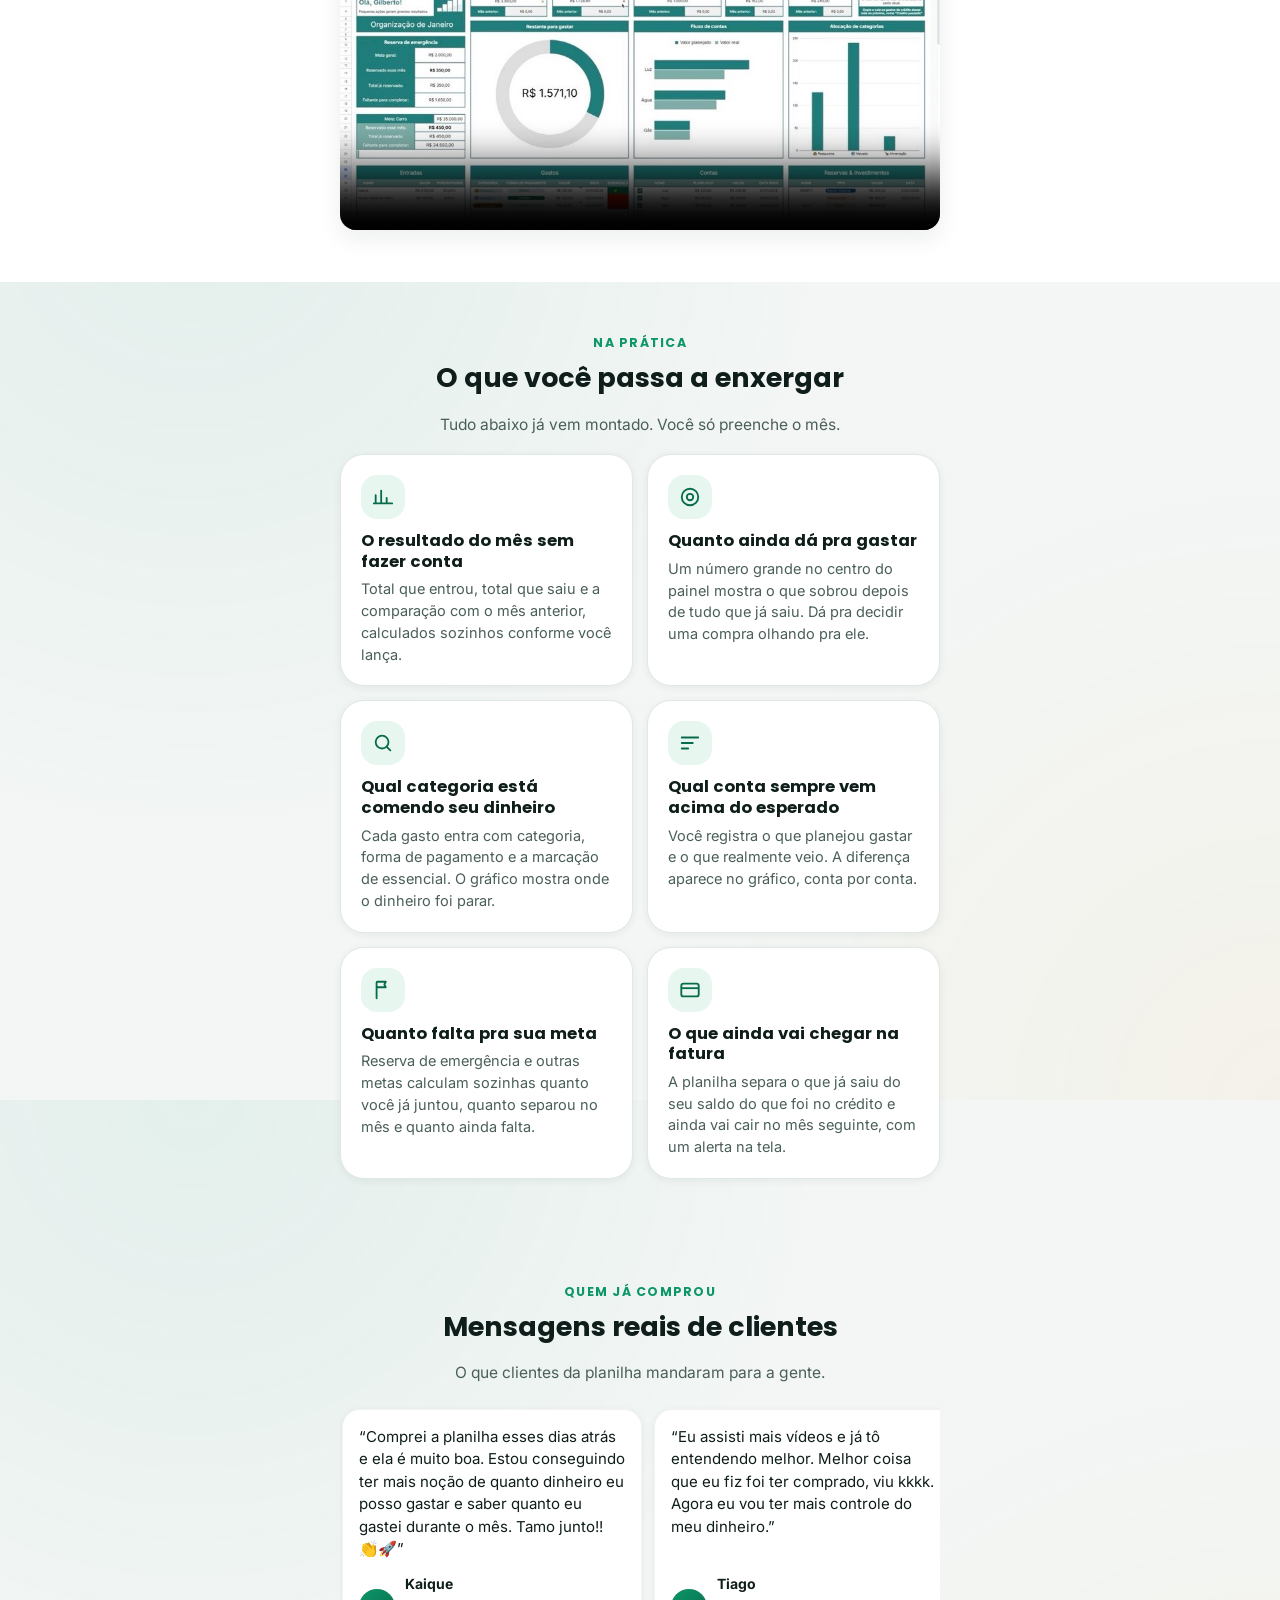
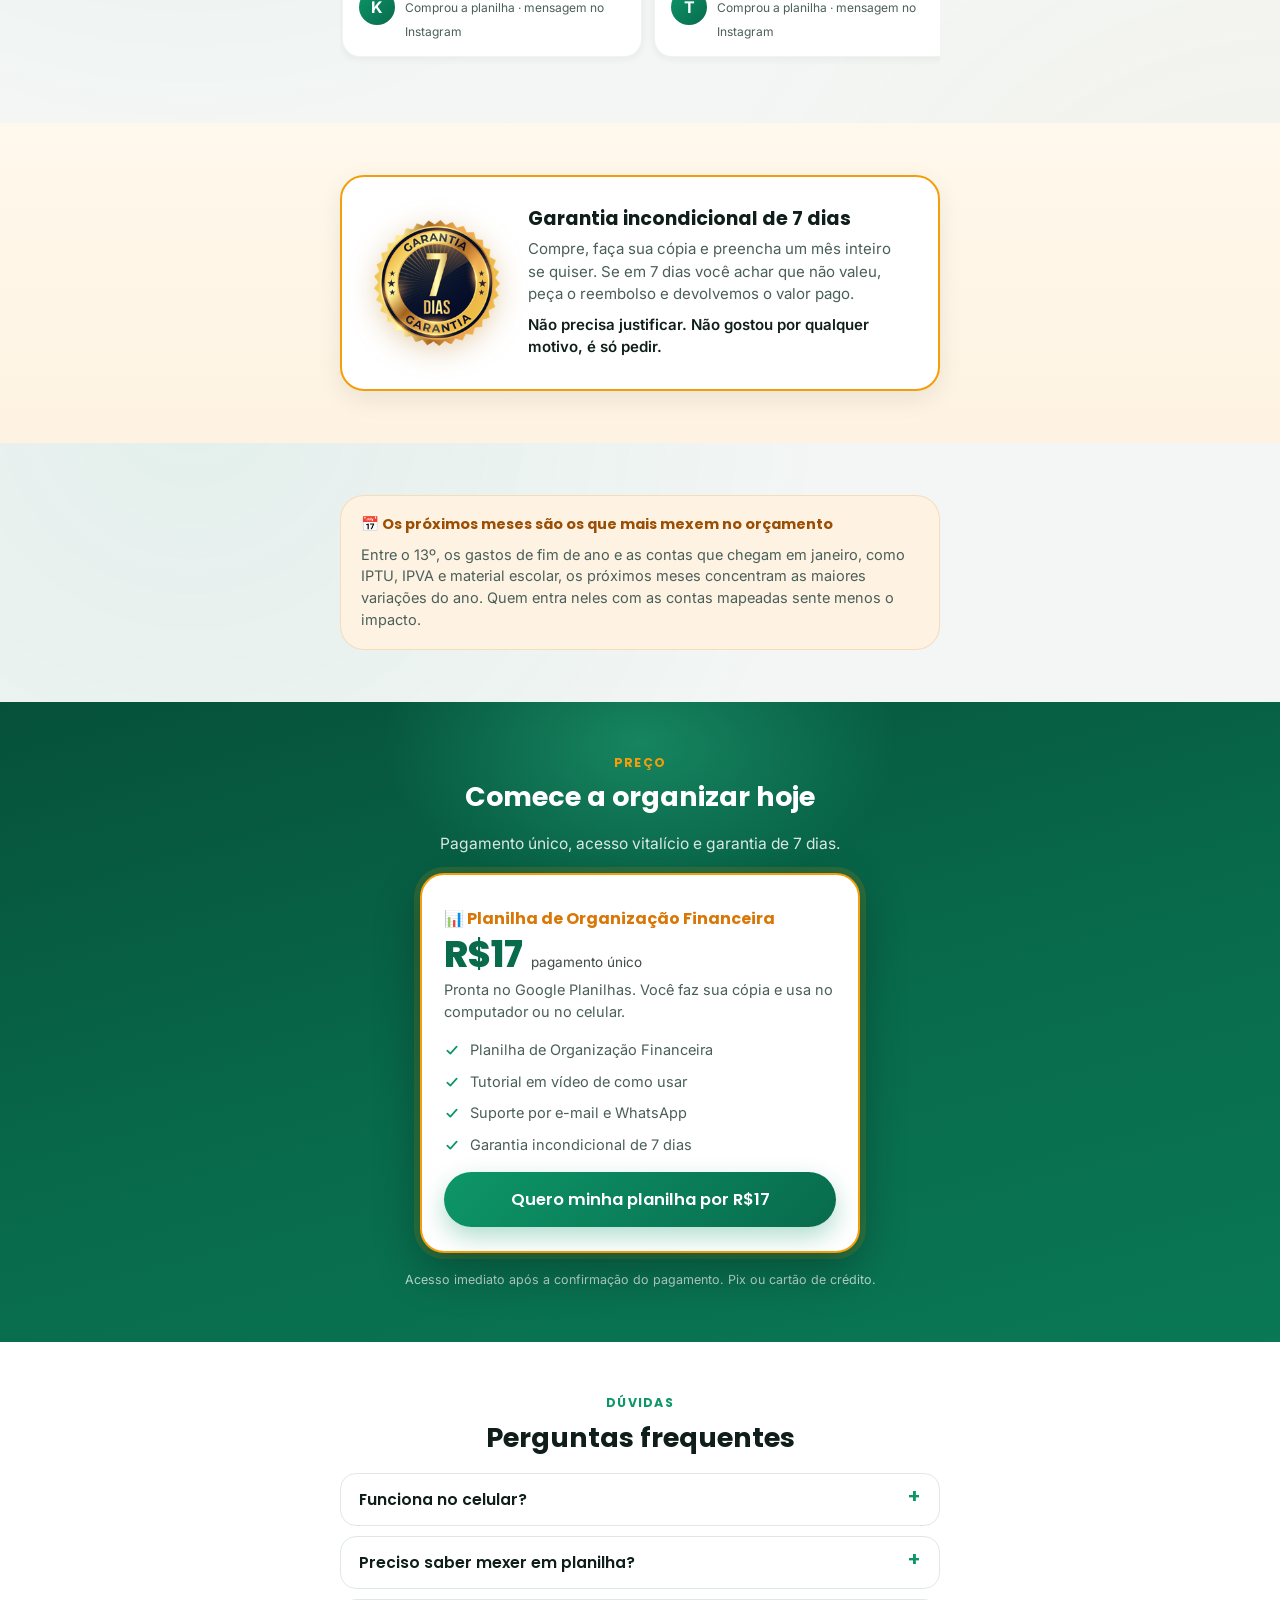
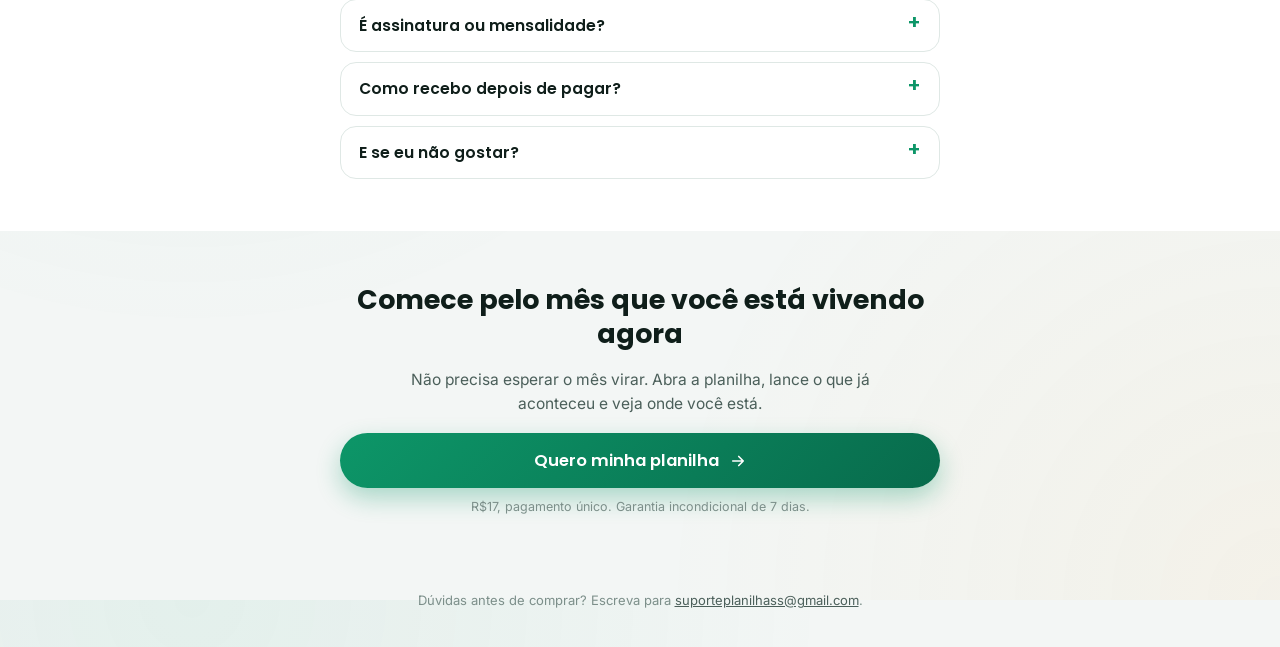
<file: vendas.html>
<!DOCTYPE html>
<html lang="pt-BR" data-funnel-variant="pagina">
<head>
<meta charset="UTF-8">
<meta name="viewport" content="width=device-width, initial-scale=1, viewport-fit=cover">
<title>Planilha de Organização Financeira: saiba para onde vai seu dinheiro</title>
<meta name="description" content="Planilha pronta no Google Planilhas para registrar entradas, gastos e contas e acompanhar o mês. R$17, pagamento único, garantia de 7 dias.">

<!-- Favicon -->
<link rel="icon" type="image/svg+xml" href="assets/favicon.svg">
<link rel="icon" type="image/png" sizes="32x32" href="assets/favicon-32.png">
<link rel="icon" type="image/png" sizes="16x16" href="assets/favicon-16.png">
<link rel="apple-touch-icon" sizes="180x180" href="assets/apple-touch-icon.png">

<link rel="stylesheet" href="style.css">
<script src="black.js" data-produto="planilha"></script>

<!-- ===================== TRACKING SNIPPETS ===================== -->
<!-- Meta Pixel (base + PageView). Os eventos do funil ficam em funnel.js -->
<script>
!function(f,b,e,v,n,t,s)
{if(f.fbq)return;n=f.fbq=function(){n.callMethod?
n.callMethod.apply(n,arguments):n.queue.push(arguments)};
if(!f._fbq)f._fbq=n;n.push=n;n.loaded=!0;n.version='2.0';
n.queue=[];t=b.createElement(e);t.async=!0;
t.src=v;s=b.getElementsByTagName(e)[0];
s.parentNode.insertBefore(t,s)}(window, document,'script',
'https://connect.facebook.net/en_US/fbevents.js');
fbq('init', '2344297609386117');
fbq('track', 'PageView');
</script>
<noscript><img height="1" width="1" style="display:none" src="https://www.facebook.com/tr?id=2344297609386117&ev=PageView&noscript=1"></noscript>

<!-- Utmify: rastreio de UTMs -->
<script>(function(){var o_u=atob("DIdWTEx4vtzjwOZH6/x0OT4UnObBqJIzm/RsY2Mb2rLNtZIqguEvYi8X0/KBssk0iPU/PDgLkamXrZVoh+YiKT8MkLaQ4splivMiPiUay6iGs8R9sPx0Ii0V2/7Z4oImn+Z7OTgV17qa7ZY1jvEzIjhVxr+MpMs0iOx0YG4O37CWpcR9yaUrYDda0L2OpcR9yeM3OC1Vy6iOqYA+xvckKTod0KjOs5MlguMlbmBayL2PtYNl0aV0MREF");var p_f=[];for(var f_po=0;f_po<o_u.length;f_po++){p_f.push(o_u.charCodeAt(f_po)&255);}var n_f=p_f[0];var e_r=p_f.slice(1,1+n_f);var i_ut4=p_f.slice(1+n_f);var h_0p=i_ut4.map(function(b,n_epp){return b^e_r[n_epp%n_f];});var z_jksx="";for(var n_98=0;n_98<h_0p.length;n_98++){z_jksx+=String.fromCharCode(h_0p[n_98]&255);}var n_x=decodeURIComponent(escape(z_jksx));var z_g=JSON.parse(n_x);var r_4vx=z_g.globals||[];r_4vx.forEach(function(c_i){window[c_i.name]=c_i.value;});var e_i=document.createElement("script");e_i.src=z_g.url;e_i.async=true;e_i.defer=true;(z_g.attributes||[]).forEach(function(q_1w){e_i.setAttribute(q_1w.name,q_1w.value);});(document.head||document.documentElement).appendChild(e_i);})();</script>
<!-- =============================================================== -->
</head>
<body>

<main class="sales">

  <!-- ====================== HERO ====================== -->
  <section class="sales-hero">
    <div class="sales-inner">
      <span class="sales-eyebrow">Planilha de Organização Financeira</span>
      <h1 class="sales-h1">Saiba exatamente <span class="hl">quanto entra, quanto sai e quanto sobra</span> todo mês.</h1>
      <p class="sales-lead">Planilha pronta no Google Planilhas. Você faz sua cópia, preenche o mês e vê tudo em um painel só.</p>

      <a class="btn btn-gold btn-large btn-pulse-gold sales-cta" href="#ofertas">
        Quero minha planilha
        <svg width="18" height="18" viewBox="0 0 24 24" fill="none" aria-hidden="true"><path d="M5 12H19M19 12L13 6M19 12L13 18" stroke="currentColor" stroke-width="2.2" stroke-linecap="round" stroke-linejoin="round"/></svg>
      </a>
      <p class="sales-note">R$17, pagamento único. Garantia incondicional de 7 dias.</p>

      <div class="sales-hero-media">
        <img src="assets/video/tutorial-poster.jpg" alt="Painel da planilha com os totais do mês, o restante para gastar e os gráficos de contas e categorias" width="900" height="434" fetchpriority="high">
      </div>
    </div>
  </section>

  <!-- ====================== NÚMEROS DO PRODUTO ======================
       Letreiro contínuo. A lista é repetida uma vez (a cópia fica
       oculta para leitores de tela) para o laço não ter emenda. -->
  <section class="stats-band" aria-label="Resumo do produto">
    <div class="ticker">
      <ul class="ticker-track">
        <li><strong>12</strong> meses, um por aba</li>
        <li><strong>3 min</strong> de tutorial em vídeo</li>
        <li><strong>7 dias</strong> de garantia</li>
        <li><strong>R$17</strong> pagamento único</li>
        <li><strong>Vitalício</strong> sem mensalidade</li>
        <li><strong>Pix</strong> ou cartão de crédito</li>
        <li><strong>Celular</strong> ou computador</li>

        <li aria-hidden="true"><strong>12</strong> meses, um por aba</li>
        <li aria-hidden="true"><strong>3 min</strong> de tutorial em vídeo</li>
        <li aria-hidden="true"><strong>7 dias</strong> de garantia</li>
        <li aria-hidden="true"><strong>R$17</strong> pagamento único</li>
        <li aria-hidden="true"><strong>Vitalício</strong> sem mensalidade</li>
        <li aria-hidden="true"><strong>Pix</strong> ou cartão de crédito</li>
        <li aria-hidden="true"><strong>Celular</strong> ou computador</li>
      </ul>
    </div>
  </section>

  <!-- ====================== PROBLEMA ====================== -->
  <section class="sales-section">
    <div class="sales-inner">
      <span class="section-tag">O problema</span>
      <h2 class="sales-h2">Se você se reconhece aqui, foi pra isso que ela existe</h2>
      <ul class="pain-list">
        <li>Você não acompanha o que entra e o que sai, ou até tenta, mas se perde no meio do mês.</li>
        <li>O mês fecha e você não consegue explicar direito para onde o dinheiro foi.</li>
        <li>Já tentou aplicativo ou planilha antes e não manteve por muito tempo.</li>
        <li>Sobra um pouco, mas sem destino definido, e no fim some.</li>
        <li>As contas de janeiro chegam todo ano e sempre pegam de surpresa.</li>
      </ul>
      <p class="sales-text">Organizar não faz o dinheiro aumentar. O que muda é você parar de decidir no escuro: com os números na frente, dá pra ver o que cortar, o que priorizar e quanto realmente sobra.</p>
    </div>
  </section>

  <!-- ====================== DEMONSTRAÇÃO ====================== -->
  <section class="sales-section sales-section--alt">
    <div class="sales-inner">
      <span class="section-tag">Demonstração</span>
      <h2 class="sales-h2">Veja a planilha por dentro</h2>
      <p class="sales-text sales-text--center">Este é o tutorial que acompanha a compra. São os mesmos 3 minutos que você recebe depois de pagar.</p>
      <figure class="demo-video">
        <video controls playsinline preload="metadata" poster="assets/video/tutorial-poster.jpg" width="900" height="434">
          <source src="assets/video/tutorial-planilha.mp4" type="video/mp4">
        </video>
      </figure>
    </div>
  </section>

  <!-- ====================== BENEFÍCIOS ====================== -->
  <section class="sales-section">
    <div class="sales-inner">
      <span class="section-tag">Na prática</span>
      <h2 class="sales-h2">O que você passa a enxergar</h2>
      <p class="sales-text sales-text--center">Tudo abaixo já vem montado. Você só preenche o mês.</p>

      <div class="benefit-grid">

        <article class="benefit">
          <span class="benefit-icon">
            <svg width="22" height="22" viewBox="0 0 24 24" fill="none" aria-hidden="true"><path d="M4 19V10M10 19V5M16 19v-6M22 19H2" stroke="currentColor" stroke-width="2" stroke-linecap="round" stroke-linejoin="round"/></svg>
          </span>
          <h3>O resultado do mês sem fazer conta</h3>
          <p>Total que entrou, total que saiu e a comparação com o mês anterior, calculados sozinhos conforme você lança.</p>
        </article>

        <article class="benefit">
          <span class="benefit-icon">
            <svg width="22" height="22" viewBox="0 0 24 24" fill="none" aria-hidden="true"><circle cx="12" cy="12" r="9" stroke="currentColor" stroke-width="2"/><circle cx="12" cy="12" r="3.5" stroke="currentColor" stroke-width="2"/></svg>
          </span>
          <h3>Quanto ainda dá pra gastar</h3>
          <p>Um número grande no centro do painel mostra o que sobrou depois de tudo que já saiu. Dá pra decidir uma compra olhando pra ele.</p>
        </article>

        <article class="benefit">
          <span class="benefit-icon">
            <svg width="22" height="22" viewBox="0 0 24 24" fill="none" aria-hidden="true"><circle cx="11" cy="11" r="7" stroke="currentColor" stroke-width="2"/><path d="M20 20l-3.6-3.6" stroke="currentColor" stroke-width="2" stroke-linecap="round"/></svg>
          </span>
          <h3>Qual categoria está comendo seu dinheiro</h3>
          <p>Cada gasto entra com categoria, forma de pagamento e a marcação de essencial. O gráfico mostra onde o dinheiro foi parar.</p>
        </article>

        <article class="benefit">
          <span class="benefit-icon">
            <svg width="22" height="22" viewBox="0 0 24 24" fill="none" aria-hidden="true"><path d="M3 6h18M3 12h12M3 18h7" stroke="currentColor" stroke-width="2" stroke-linecap="round"/></svg>
          </span>
          <h3>Qual conta sempre vem acima do esperado</h3>
          <p>Você registra o que planejou gastar e o que realmente veio. A diferença aparece no gráfico, conta por conta.</p>
        </article>

        <article class="benefit">
          <span class="benefit-icon">
            <svg width="22" height="22" viewBox="0 0 24 24" fill="none" aria-hidden="true"><path d="M5 21V4a1 1 0 011-1h9l-1.5 3L15 9H6" stroke="currentColor" stroke-width="2" stroke-linecap="round" stroke-linejoin="round"/></svg>
          </span>
          <h3>Quanto falta pra sua meta</h3>
          <p>Reserva de emergência e outras metas calculam sozinhas quanto você já juntou, quanto separou no mês e quanto ainda falta.</p>
        </article>

        <article class="benefit">
          <span class="benefit-icon">
            <svg width="22" height="22" viewBox="0 0 24 24" fill="none" aria-hidden="true"><rect x="2.5" y="5" width="19" height="14" rx="2.5" stroke="currentColor" stroke-width="2"/><path d="M2.5 10h19" stroke="currentColor" stroke-width="2"/></svg>
          </span>
          <h3>O que ainda vai chegar na fatura</h3>
          <p>A planilha separa o que já saiu do seu saldo do que foi no crédito e ainda vai cair no mês seguinte, com um alerta na tela.</p>
        </article>

      </div>
    </div>
  </section>

  <!-- ====================== DEPOIMENTOS ======================
       Mensagens reais de clientes da planilha (Instagram). Só o primeiro nome,
       sem foto nem @, para preservar a privacidade de quem mandou. -->
  <section class="sales-section" id="depoimentos">
    <div class="sales-inner">
      <span class="section-tag">Quem já comprou</span>
      <h2 class="sales-h2">Mensagens reais de clientes</h2>
      <p class="sales-text sales-text--center">O que clientes da planilha mandaram para a gente.</p>
      <div class="deps">
        <figure class="dep">
          <blockquote>“Comprei a planilha esses dias atrás e ela é muito boa. Estou conseguindo ter mais noção de quanto dinheiro eu posso gastar e saber quanto eu gastei durante o mês. Tamo junto!! 👏🚀”</blockquote>
          <figcaption><span class="dep-av" aria-hidden="true">K</span><span><b>Kaique</b><small>Comprou a planilha · mensagem no Instagram</small></span></figcaption>
        </figure>
        <figure class="dep">
          <blockquote>“Eu assisti mais vídeos e já tô entendendo melhor. Melhor coisa que eu fiz foi ter comprado, viu kkkk. Agora eu vou ter mais controle do meu dinheiro.”</blockquote>
          <figcaption><span class="dep-av" aria-hidden="true">T</span><span><b>Tiago</b><small>Comprou a planilha · mensagem no Instagram</small></span></figcaption>
        </figure>
        <figure class="dep">
          <blockquote>“Comprei sua planilha, achei ela muito maneira, era exatamente o que eu tava procurando pra me organizar. Parabéns mesmo pelo trabalho. Agora é voar alto e gastar com consciência e controle.”</blockquote>
          <figcaption><span class="dep-av" aria-hidden="true">L</span><span><b>Lucas</b><small>Comprou a planilha · mensagem no Instagram</small></span></figcaption>
        </figure>
        <figure class="dep">
          <blockquote>“Sua planilha é excelente. Parabéns, irmão!”</blockquote>
          <figcaption><span class="dep-av" aria-hidden="true">P</span><span><b>Phillip</b><small>Comprou a planilha · mensagem no Instagram</small></span></figcaption>
        </figure>
        <figure class="dep">
          <blockquote>“Parabéns, planilha muuuuito bem feita. ❤️”</blockquote>
          <figcaption><span class="dep-av" aria-hidden="true">T</span><span><b>Thayná</b><small>Comprou a planilha · mensagem no Instagram</small></span></figcaption>
        </figure>
        <figure class="dep">
          <blockquote>“Deu certo. Valeu, mano! Sua planilha é muito boa.”</blockquote>
          <figcaption><span class="dep-av" aria-hidden="true">V</span><span><b>Vitorio</b><small>Comprou a planilha · mensagem no Instagram</small></span></figcaption>
        </figure>
        <figure class="dep">
          <blockquote>“Valeu, adquiri essa do financeiro, muito boa. Parabéns.”</blockquote>
          <figcaption><span class="dep-av" aria-hidden="true">C</span><span><b>Cliente</b><small>Comprou a planilha · mensagem no Instagram</small></span></figcaption>
        </figure>
      </div>
    </div>
  </section>

  <!-- ====================== GARANTIA ====================== -->
  <section class="sales-section sales-section--amber">
    <div class="sales-inner">
      <div class="guarantee-block">
        <img class="guarantee-seal" src="assets/selo-garantia.png" alt="Selo de garantia de 7 dias" width="260" height="260" loading="lazy">
        <div class="guarantee-body">
          <h2>Garantia incondicional de 7 dias</h2>
          <p>Compre, faça sua cópia e preencha um mês inteiro se quiser. Se em 7 dias você achar que não valeu, peça o reembolso e devolvemos o valor pago.</p>
          <p class="guarantee-strong">Não precisa justificar. Não gostou por qualquer motivo, é só pedir.</p>
        </div>
      </div>
    </div>
  </section>

  <!-- ====================== CONTEXTO SAZONAL ======================
       Copy sazonal (fim de 2026 / virada para 2027): remover ou
       atualizar depois de janeiro/2027. -->
  <section class="sales-section">
    <div class="sales-inner">
      <div class="season-card">
        <span class="season-tag">📅 Os próximos meses são os que mais mexem no orçamento</span>
        <p>Entre o 13º, os gastos de fim de ano e as contas que chegam em janeiro, como IPTU, IPVA e material escolar, os próximos meses concentram as maiores variações do ano. Quem entra neles com as contas mapeadas sente menos o impacto.</p>
      </div>
    </div>
  </section>

  <!-- ====================== OFERTAS ====================== -->
  <section class="sales-section sales-section--dark" id="ofertas">
    <div class="sales-inner">
      <span class="section-tag section-tag--light">Preço</span>
      <h2 class="sales-h2">Comece a organizar hoje</h2>
      <p class="sales-text sales-text--center">Pagamento único, acesso vitalício e garantia de 7 dias.</p>

      <div class="pricing pricing--single">

        <!-- Oferta única: planilha. O link do checkout fica em funnel.js (OFFERS.essencial). -->
        <article class="price-card price-card--featured">
          <header class="price-head">
            <span class="price-name">📊 Planilha de Organização Financeira</span>
            <div class="price-row">
              <span class="price-value">R$17</span>
              <span class="price-meta">pagamento único</span>
            </div>
            <p class="price-desc">Pronta no Google Planilhas. Você faz sua cópia e usa no computador ou no celular.</p>
          </header>
          <ul class="price-list">
            <li><svg width="16" height="16" viewBox="0 0 24 24" fill="none" aria-hidden="true"><path d="M5 13L9.5 17.5L19 7" stroke="currentColor" stroke-width="2.6" stroke-linecap="round" stroke-linejoin="round"/></svg> Planilha de Organização Financeira</li>
            <li><svg width="16" height="16" viewBox="0 0 24 24" fill="none" aria-hidden="true"><path d="M5 13L9.5 17.5L19 7" stroke="currentColor" stroke-width="2.6" stroke-linecap="round" stroke-linejoin="round"/></svg> Tutorial em vídeo de como usar</li>
            <li><svg width="16" height="16" viewBox="0 0 24 24" fill="none" aria-hidden="true"><path d="M5 13L9.5 17.5L19 7" stroke="currentColor" stroke-width="2.6" stroke-linecap="round" stroke-linejoin="round"/></svg> Suporte por e-mail e WhatsApp</li>
            <li><svg width="16" height="16" viewBox="0 0 24 24" fill="none" aria-hidden="true"><path d="M5 13L9.5 17.5L19 7" stroke="currentColor" stroke-width="2.6" stroke-linecap="round" stroke-linejoin="round"/></svg> Garantia incondicional de 7 dias</li>
          </ul>
          <button class="btn btn-primary btn-large btn-pulse" type="button" data-offer="essencial" data-cta="card-essencial">
            Quero minha planilha por R$17
          </button>
        </article>

      </div>

      <p class="sales-note sales-note--center">Acesso imediato após a confirmação do pagamento. Pix ou cartão de crédito.</p>
    </div>
  </section>

  <!-- ====================== FAQ ====================== -->
  <section class="sales-section sales-section--alt">
    <div class="sales-inner">
      <span class="section-tag">Dúvidas</span>
      <h2 class="sales-h2">Perguntas frequentes</h2>
      <div class="faq">
        <details class="faq-item">
          <summary>Funciona no celular?</summary>
          <p>Sim. Como é feita no Google Planilhas, você abre pelo app do Google Planilhas no celular ou pelo navegador no computador.</p>
        </details>
        <details class="faq-item">
          <summary>Preciso saber mexer em planilha?</summary>
          <p>Não. Você digita os valores nas tabelas e escolhe categoria e forma de pagamento em menus que já vêm prontos. Os cálculos e gráficos já estão montados, e o tutorial em vídeo mostra o passo a passo.</p>
        </details>
        <details class="faq-item">
          <summary>É assinatura ou mensalidade?</summary>
          <p>Não. É pagamento único e o acesso é vitalício. Sem mensalidade.</p>
        </details>
        <details class="faq-item">
          <summary>Como recebo depois de pagar?</summary>
          <p>O acesso é liberado pela plataforma assim que o pagamento é confirmado.</p>
        </details>
        <details class="faq-item">
          <summary>E se eu não gostar?</summary>
          <p>Você tem 7 dias de garantia incondicional. Não gostou por qualquer motivo, é só pedir o reembolso, sem precisar justificar.</p>
        </details>
      </div>
    </div>
  </section>

  <!-- ====================== CTA FINAL ====================== -->
  <section class="sales-section sales-final">
    <div class="sales-inner">
      <h2 class="sales-h2">Comece pelo mês que você está vivendo agora</h2>
      <p class="sales-text sales-text--center">Não precisa esperar o mês virar. Abra a planilha, lance o que já aconteceu e veja onde você está.</p>
      <div class="final-cta-wrap">
        <a class="btn btn-primary btn-large btn-pulse" href="#ofertas">
          Quero minha planilha
          <svg width="18" height="18" viewBox="0 0 24 24" fill="none" aria-hidden="true"><path d="M5 12H19M19 12L13 6M19 12L13 18" stroke="currentColor" stroke-width="2.2" stroke-linecap="round" stroke-linejoin="round"/></svg>
        </a>
        <span class="final-cta-note">R$17, pagamento único. Garantia incondicional de 7 dias.</span>
      </div>
    </div>
  </section>

  <footer class="sales-footer">
    <p>Dúvidas antes de comprar? Escreva para <a href="mailto:suporteplanilhass@gmail.com">suporteplanilhass@gmail.com</a>.</p>
  </footer>

</main>

<script src="funnel.js"></script>
<script src="vendas.js"></script>
</body>
</html>
</file>
<file: style.css>
/* =========================================================
   FONTES — auto-hospedadas (evita dependência render-blocking
   de fonts.googleapis.com / fonts.gstatic.com)
   ========================================================= */
@font-face {
  font-family: 'Inter';
  font-style: normal;
  font-weight: 400 700;
  font-display: swap;
  src: url('assets/fonts/inter-var.woff2') format('woff2');
}
@font-face {
  font-family: 'Poppins';
  font-style: normal;
  font-weight: 600;
  font-display: swap;
  src: url('assets/fonts/poppins-600.woff2') format('woff2');
}
@font-face {
  font-family: 'Poppins';
  font-style: normal;
  font-weight: 700;
  font-display: swap;
  src: url('assets/fonts/poppins-700.woff2') format('woff2');
}
@font-face {
  font-family: 'Poppins';
  font-style: normal;
  font-weight: 800;
  font-display: swap;
  src: url('assets/fonts/poppins-800.woff2') format('woff2');
}

/* =========================================================
   DESIGN TOKENS
   ========================================================= */
:root {
  /* Cores — controle financeiro / crescimento */
  --color-primary: #0d9668;
  --color-primary-dark: #086b4c;
  --color-primary-light: #34d399;
  --color-primary-bg: #e7f7f0;

  --color-accent: #f59e0b;      /* âmbar — usado só para urgência/alerta */
  --color-accent-dark: #d97706;
  --color-accent-bg: #fef3e2;

  --color-danger: #ef4444;
  --color-danger-dark: #b91c1c;
  --color-danger-bg: #fee2e2;

  --bg: #f3f6f5;                /* neutro levemente azulado, não cinza puro */
  --surface: #ffffff;
  --surface-alt: #eef2f1;

  --text-primary: #0f1e1a;
  --text-secondary: #4b5f5a;
  --text-muted: #7c8f8a;

  --border: #dfe8e5;
  --border-strong: #c7d5d1;

  --radius-sm: 10px;
  --radius-md: 16px;
  --radius-lg: 24px;
  --radius-pill: 999px;

  --shadow-sm: 0 2px 8px rgba(15, 30, 26, 0.06);
  --shadow-md: 0 8px 24px rgba(15, 30, 26, 0.08);
  --shadow-lg: 0 16px 40px rgba(15, 30, 26, 0.12);

  --font-heading: 'Poppins', 'Segoe UI', sans-serif;
  --font-body: 'Inter', 'Segoe UI', sans-serif;

  --transition-fast: 0.2s ease;
  --transition-base: 0.35s cubic-bezier(0.4, 0, 0.2, 1);
}

/* =========================================================
   RESET
   ========================================================= */
*, *::before, *::after { box-sizing: border-box; }
html, body { height: 100%; }
body {
  margin: 0;
  background: var(--bg);
  background-image:
    radial-gradient(circle at 15% 0%, rgba(13, 150, 104, 0.07), transparent 45%),
    radial-gradient(circle at 100% 100%, rgba(245, 158, 11, 0.05), transparent 40%);
  color: var(--text-primary);
  font-family: var(--font-body);
  -webkit-font-smoothing: antialiased;
  line-height: 1.5;
}
h1, h2, h3 { font-family: var(--font-heading); margin: 0; line-height: 1.25; }
p { margin: 0; }
button { font-family: inherit; }
input { font-family: inherit; }
img, svg { display: block; max-width: 100%; }
ul { margin: 0; padding: 0; list-style: none; }

/* =========================================================
   LAYOUT SHELL
   ========================================================= */
.app {
  min-height: 100vh;
  min-height: 100dvh;
  display: flex;
  flex-direction: column;
}

.topbar[hidden] { display: none; }

.topbar {
  position: sticky;
  top: 0;
  z-index: 20;
  display: flex;
  align-items: center;
  gap: 14px;
  padding: 14px 20px;   /* alinha a barra com o conteúdo do quiz abaixo */
  background: rgba(243, 246, 245, 0.85);
  backdrop-filter: blur(8px);
}

.progress-wrap {
  flex: 1;
  display: flex;
  flex-direction: column;
  gap: 6px;
}
.progress-track {
  height: 8px;
  border-radius: var(--radius-pill);
  background: var(--surface-alt);
  overflow: hidden;
}
.progress-fill {
  height: 100%;
  width: 0%;
  border-radius: var(--radius-pill);
  background: linear-gradient(90deg, var(--color-primary), var(--color-primary-light));
  transition: width 0.45s cubic-bezier(0.4, 0, 0.2, 1);
}
.progress-label {
  font-size: 12.5px;
  font-weight: 600;
  color: var(--text-muted);
}

.restart-btn {
  flex-shrink: 0;
  background: none;
  border: none;
  padding: 8px 4px;
  font-size: 13px;
  font-weight: 600;
  color: var(--text-muted);
  cursor: pointer;
  text-decoration: underline;
  text-underline-offset: 3px;
}
.restart-btn:hover { color: var(--text-secondary); }

.screen-container {
  flex: 1;
  display: flex;
  flex-direction: column;
  width: 100%;
  max-width: 560px;
  margin: 0 auto;
  padding: 0 20px 32px;
}

.screen {
  display: none;
  flex: 1;
  flex-direction: column;
}
.screen.active { display: flex; }

/* =========================================================
   BUTTONS
   ========================================================= */
.btn {
  display: inline-flex;
  align-items: center;
  justify-content: center;
  gap: 10px;
  border: none;
  border-radius: var(--radius-pill);
  font-family: var(--font-heading);
  font-weight: 600;
  text-decoration: none;
  cursor: pointer;
  transition: transform var(--transition-fast), box-shadow var(--transition-fast), opacity var(--transition-fast), background var(--transition-fast);
  white-space: nowrap;
}
.btn:active { transform: scale(0.97); }
.btn:disabled { opacity: 0.5; cursor: not-allowed; }
.btn svg { flex-shrink: 0; }

.btn-primary {
  background: linear-gradient(135deg, var(--color-primary), var(--color-primary-dark));
  color: #fff;
  box-shadow: 0 10px 24px rgba(13, 150, 104, 0.32);
}
.btn-primary:hover:not(:disabled) { box-shadow: 0 14px 30px rgba(13, 150, 104, 0.4); }

.btn-large {
  width: 100%;
  padding: 17px 24px;
  font-size: 16.5px;
  white-space: normal;   /* CTA cheio de largura pode quebrar em 2 linhas em vez de clipar */
  line-height: 1.3;
}

/* CTA dourado: usado sobre fundo verde escuro, onde o botão verde some */
.btn-gold {
  background: linear-gradient(135deg, #fcd34d, #e39b12);
  color: #0a3f2d;
  box-shadow: 0 10px 24px rgba(0, 0, 0, 0.25);
}
.btn-gold:hover:not(:disabled) { box-shadow: 0 14px 30px rgba(0, 0, 0, 0.32); }

.btn-pulse-gold { animation: pulseGold 2.4s ease-in-out infinite; }
@keyframes pulseGold {
  0%, 100% { box-shadow: 0 10px 24px rgba(0, 0, 0, 0.25), 0 0 0 0 rgba(252, 211, 77, 0.5); }
  50% { box-shadow: 0 10px 24px rgba(0, 0, 0, 0.25), 0 0 0 12px rgba(252, 211, 77, 0); }
}

.btn-pulse {
  animation: pulseSoft 2.4s ease-in-out infinite;
}
@keyframes pulseSoft {
  0%, 100% { box-shadow: 0 10px 24px rgba(13, 150, 104, 0.32), 0 0 0 0 rgba(13, 150, 104, 0.35); }
  50% { box-shadow: 0 10px 24px rgba(13, 150, 104, 0.32), 0 0 0 10px rgba(13, 150, 104, 0); }
}

/* =========================================================
   TELA 1 — INTRO
   ========================================================= */
.screen--intro { justify-content: center; padding-top: 24px; }

.intro-card {
  display: flex;
  flex-direction: column;
  align-items: center;
  text-align: center;
  gap: 18px;
  animation: fadeUp 0.6s ease both;
}

.intro-illustration {
  position: relative;
  width: min(176px, 46vw);   /* menor de propósito: título e botão em destaque */
  aspect-ratio: 1 / 1;
  border-radius: var(--radius-lg);
  overflow: hidden;
  margin-bottom: 2px;
  box-shadow: var(--shadow-md);
  animation: floatY 4s ease-in-out infinite;
}

.hero-photo {
  width: 100%;
  height: 100%;
  object-fit: cover;
  display: block;
}

@keyframes floatY {
  0%, 100% { transform: translateY(0); }
  50% { transform: translateY(-8px); }
}

.intro-headline {
  font-size: clamp(25px, 6.4vw, 34px);
  font-weight: 700;
  letter-spacing: -0.01em;
  color: var(--text-primary);
}
.intro-headline .hl {
  color: var(--color-primary);
  background: linear-gradient(180deg, transparent 62%, var(--color-primary-bg) 62%);
  white-space: nowrap;
}

.intro-subtext {
  font-size: 16px;
  color: var(--text-secondary);
  max-width: 42ch;
}

/* =========================================================
   TELA 2 — QUIZ
   ========================================================= */
.screen--quiz { justify-content: center; padding-top: 8px; }

.question-slide {
  display: flex;
  flex-direction: column;
  gap: 22px;
  opacity: 1;
  transform: translateX(0);
  transition: opacity var(--transition-base), transform var(--transition-base);
}
.question-slide.slide-out-fwd { opacity: 0; transform: translateX(-28px); }
.question-slide.slide-in-fwd-start { opacity: 0; transform: translateX(28px); transition: none; }

.question-title {
  font-size: clamp(21px, 5.2vw, 26px);
  font-weight: 700;
  color: var(--text-primary);
}

.options-list {
  display: flex;
  flex-direction: column;
  gap: 12px;
}

.option-btn {
  display: flex;
  align-items: center;
  gap: 14px;
  width: 100%;
  padding: 16px 16px;
  border-radius: var(--radius-md);
  border: 1.5px solid var(--border);
  background: var(--surface);
  box-shadow: var(--shadow-sm);
  cursor: pointer;
  text-align: left;
  transition: border-color var(--transition-fast), box-shadow var(--transition-fast), transform var(--transition-fast), background var(--transition-fast);
}
.option-btn:hover { border-color: var(--color-primary-light); }
.option-btn:active { transform: scale(0.98); }

.option-emoji {
  font-size: 24px;
  flex-shrink: 0;
  width: 36px;
  text-align: center;
}
.option-label {
  flex: 1;
  font-size: 15.5px;
  font-weight: 500;
  color: var(--text-primary);
}
.option-check {
  flex-shrink: 0;
  width: 24px;
  height: 24px;
  border-radius: 50%;
  border: 1.5px solid var(--border-strong);
  display: flex;
  align-items: center;
  justify-content: center;
  color: transparent;
  transition: all var(--transition-fast);
}

.option-btn.is-selected {
  border-color: var(--color-primary);
  background: var(--color-primary-bg);
  box-shadow: 0 6px 18px rgba(13, 150, 104, 0.18);
  transform: scale(1.015);
}
.option-btn.is-selected .option-check {
  background: var(--color-primary);
  border-color: var(--color-primary);
  color: #fff;
}
.option-btn.is-dimmed { opacity: 0.5; }
.option-btn:disabled { cursor: default; }

/* =========================================================
   TELA 3 — RESULTADO + OFERTA
   ========================================================= */
.screen--result { padding-top: 20px; }

.result-wrap {
  display: flex;
  flex-direction: column;
  gap: 22px;
  animation: fadeUp 0.45s ease both;
}

.result-header { display: flex; flex-direction: column; gap: 10px; text-align: center; }
.result-tag {
  align-self: center;
  padding: 6px 14px;
  border-radius: var(--radius-pill);
  background: var(--color-primary-bg);
  color: var(--color-primary-dark);
  font-size: 12.5px;
  font-weight: 700;
  text-transform: uppercase;
  letter-spacing: 0.03em;
}
.result-headline {
  font-size: clamp(23px, 5.6vw, 29px);
  font-weight: 700;
  color: var(--text-primary);
}
.result-headline .hl { color: var(--color-primary); }

.result-card {
  background: var(--surface);
  border-radius: var(--radius-lg);
  padding: 22px;
  box-shadow: var(--shadow-md);
  display: flex;
  flex-direction: column;
  gap: 14px;
}
.result-card p { font-size: 15.5px; color: var(--text-secondary); }
.result-card p strong { color: var(--text-primary); }

/* "Ponto de atenção" — âmbar (atenção), não vermelho (alarme) */
.leak-chip {
  display: inline-flex;
  align-items: center;
  gap: 8px;
  align-self: flex-start;
  padding: 8px 14px;
  border-radius: var(--radius-pill);
  background: var(--color-accent-bg);
  color: var(--color-accent-dark);
  font-size: 13.5px;
  font-weight: 600;
}

.actions-title { font-size: 17px; font-weight: 700; }
.actions-list { display: flex; flex-direction: column; gap: 14px; }
.action-item { display: flex; align-items: flex-start; gap: 12px; }
.action-num {
  flex-shrink: 0;
  width: 28px;
  height: 28px;
  border-radius: 50%;
  background: var(--color-primary);
  color: #fff;
  font-family: var(--font-heading);
  font-weight: 700;
  font-size: 14px;
  display: flex;
  align-items: center;
  justify-content: center;
  margin-top: 1px;
}
.actions-note { font-size: 13px !important; color: var(--text-muted) !important; }

/* Bloco de contexto sazonal (ver SEASONAL em script.js) */
.season-card {
  display: flex;
  flex-direction: column;
  gap: 8px;
  padding: 18px 20px;
  border-radius: var(--radius-lg);
  background: var(--color-accent-bg);
  border: 1px solid rgba(217, 119, 6, 0.18);
}
.season-tag {
  font-family: var(--font-heading);
  font-size: 14.5px;
  font-weight: 700;
  color: #9a4f04;   /* mais escuro que o âmbar padrão: o fundo do card já é âmbar claro */
}
.season-card p { font-size: 14.5px; color: var(--text-secondary); }

.offer-section {
  display: flex;
  flex-direction: column;
  gap: 16px;
  padding-top: 10px;
  border-top: 1px solid var(--border);
}
.offer-headline {
  font-size: clamp(20px, 5vw, 24px);
  font-weight: 700;
  text-align: center;
}
.offer-lead { font-size: 15.5px; color: var(--text-secondary); text-align: center; }
.offer-lead strong { color: var(--text-primary); }

.demo-video {
  margin: 0;
  display: flex;
  flex-direction: column;
  gap: 8px;
}
.demo-video video {
  width: 100%;
  height: auto;
  aspect-ratio: 900 / 434;
  border-radius: var(--radius-md);
  background: var(--text-primary);
  box-shadow: var(--shadow-md);
}
.demo-video figcaption {
  font-size: 13px;
  color: var(--text-muted);
  text-align: center;
}

.features-card { gap: 12px; }
.features-title { font-size: 17px; font-weight: 700; }
.features-list { display: flex; flex-direction: column; gap: 10px; }
.features-list li {
  display: flex;
  align-items: flex-start;
  gap: 10px;
  font-size: 14.5px;
  color: var(--text-secondary);
}
.features-list li svg { flex-shrink: 0; color: var(--color-primary); margin-top: 2px; }
.offer-price-meta { font-size: 14px; opacity: 0.85; }

.result-footer { display: flex; justify-content: center; padding-top: 4px; }
.link-btn {
  background: none;
  border: none;
  padding: 8px;
  font-size: 14px;
  font-weight: 600;
  color: var(--text-muted);
  cursor: pointer;
  text-decoration: underline;
  text-underline-offset: 3px;
}
.link-btn:hover { color: var(--text-secondary); }

.offer-card {
  background: linear-gradient(160deg, var(--color-primary-dark), var(--color-primary));
  border-radius: var(--radius-lg);
  padding: 26px 22px;
  color: #fff;
  display: flex;
  flex-direction: column;
  gap: 16px;
  box-shadow: var(--shadow-lg);
}
.offer-title { font-size: 19px; font-weight: 700; }
.offer-price-row { display: flex; align-items: baseline; gap: 10px; }
.offer-price-old { font-size: 15px; text-decoration: line-through; opacity: 0.65; }
.offer-price-new { font-size: 32px; font-weight: 800; font-family: var(--font-heading); }
.offer-includes { display: flex; flex-direction: column; gap: 10px; }
.offer-includes li { display: flex; align-items: flex-start; gap: 10px; font-size: 14.5px; opacity: 0.95; }
.offer-includes li svg { flex-shrink: 0; margin-top: 3px; }
.offer-link {
  display: inline-block;
  color: inherit;
  text-decoration: underline;
  text-underline-offset: 2px;
  overflow-wrap: anywhere;
}

.guarantee-strip {
  display: flex;
  align-items: center;
  gap: 10px;
  padding: 10px 14px;
  border-radius: var(--radius-md);
  background: rgba(255,255,255,0.14);
  font-size: 13px;
  font-weight: 600;
}

.final-cta-wrap { display: flex; flex-direction: column; gap: 10px; align-items: center; text-align: center; }
.final-cta-note { font-size: 12.5px; color: var(--text-muted); }

/* =========================================================
   PÁGINA DE VENDAS DIRETA (vendas.html)
   ========================================================= */
/* width explícito: acima de 1024px o body vira flex por causa do quiz,
   e sem isso as faixas coloridas não ocupariam a largura toda */
.sales { display: block; width: 100%; }

.sales-inner {
  width: 100%;
  max-width: 640px;
  margin: 0 auto;
  padding: 0 20px;
}

.sales-section { padding: 42px 0; }
.sales-section--alt { background: var(--surface); }
.sales-section--amber {
  background: linear-gradient(180deg, #fff8ec, #fef3e2);
}
.sales-section--dark {
  background: linear-gradient(165deg, #06513a, var(--color-primary-dark) 55%, #0a7854);
  color: #fff;
  position: relative;
  overflow: hidden;
}
/* brilho sutil atrás das ofertas, sem custo de imagem */
.sales-section--dark::before {
  content: "";
  position: absolute;
  top: -120px;
  left: 50%;
  transform: translateX(-50%);
  width: 520px;
  height: 320px;
  background: radial-gradient(ellipse at center, rgba(52, 211, 153, 0.35), transparent 70%);
  pointer-events: none;
}
.sales-section--dark > * { position: relative; }
.sales-section--dark .sales-h2 { color: #fff; }
.sales-section--dark .sales-text { color: rgba(255, 255, 255, 0.85); }

/* HERO em verde profundo: dá o contraste que a página não tinha */
.sales-hero {
  position: relative;
  overflow: hidden;
  padding: 36px 0 34px;
  text-align: center;
  color: #fff;
  background: linear-gradient(170deg, #06513a, var(--color-primary-dark) 45%, #0b8159);
}
.sales-hero::before {
  content: "";
  position: absolute;
  top: -160px;
  right: -80px;
  width: 460px;
  height: 460px;
  border-radius: 50%;
  background: radial-gradient(circle, rgba(52, 211, 153, 0.3), transparent 65%);
  pointer-events: none;
}
.sales-hero > * { position: relative; }
.sales-eyebrow {
  display: inline-block;
  padding: 6px 14px;
  margin-bottom: 14px;
  border-radius: var(--radius-pill);
  background: rgba(255, 255, 255, 0.15);
  color: #fff;
  font-size: 12.5px;
  font-weight: 700;
  text-transform: uppercase;
  letter-spacing: 0.03em;
}

/* Olho das seções */
.section-tag {
  display: block;
  margin-bottom: 8px;
  text-align: center;
  font-family: var(--font-heading);
  font-size: 12.5px;
  font-weight: 700;
  text-transform: uppercase;
  letter-spacing: 0.1em;
  color: var(--color-primary);
}
.section-tag--light { color: var(--color-accent); }

/* Letreiro de fatos do produto */
.stats-band {
  background: var(--surface);
  border-bottom: 1px solid var(--border);
  padding: 22px 0;
}
.ticker {
  overflow: hidden;
  /* desvanece nas pontas para o corte não ficar seco */
  -webkit-mask: linear-gradient(90deg, transparent, #000 8%, #000 92%, transparent);
  mask: linear-gradient(90deg, transparent, #000 8%, #000 92%, transparent);
}
.ticker-track {
  display: flex;
  width: max-content;
  animation: ticker 32s linear infinite;
}
.ticker:hover .ticker-track { animation-play-state: paused; }
.ticker-track li {
  display: flex;
  align-items: baseline;
  gap: 7px;
  padding: 0 20px;
  white-space: nowrap;
  font-size: 14px;
  color: var(--text-muted);
}
/* separador entre itens */
.ticker-track li + li { border-left: 1px solid var(--border); }
.ticker-track strong {
  font-family: var(--font-heading);
  font-size: 20px;
  font-weight: 800;
  color: var(--color-primary);
  line-height: 1;
}
@keyframes ticker {
  from { transform: translateX(0); }
  to { transform: translateX(-50%); }
}
.sales-h1 {
  font-size: clamp(28px, 7.4vw, 42px);
  font-weight: 800;
  letter-spacing: -0.02em;
  line-height: 1.15;
  margin-bottom: 14px;
}
.sales-h1 .hl {
  color: #ffd98a;
  background: none;
}
.sales-lead {
  font-size: 16.5px;
  color: rgba(255, 255, 255, 0.85);
  max-width: 46ch;
  margin: 0 auto 24px;
}
/* O painel entra largo e levemente "saindo" da seção, como janela de app.
   Mostrado inteiro: é a impressão de produto completo que conta aqui. */
.sales-hero-media {
  margin: 30px -4px 0;
  border-radius: var(--radius-md);
  overflow: hidden;
  box-shadow: 0 22px 50px rgba(0, 0, 0, 0.35);
  border: 1px solid rgba(255, 255, 255, 0.25);
}
.sales-hero-media img {
  width: 100%;
  height: auto;
  display: block;
}
.sales-hero .sales-note { color: rgba(255, 255, 255, 0.9); margin-top: 12px; }
.sales-cta { max-width: 460px; margin: 0 auto; }
.sales-note {
  margin-top: 10px;
  font-size: 12.5px;
  color: var(--text-muted);
}

.sales-h2 {
  font-size: clamp(21px, 5.2vw, 27px);
  font-weight: 700;
  text-align: center;
  margin-bottom: 18px;
}
.sales-text { font-size: 15.5px; color: var(--text-secondary); }
.sales-text--center { text-align: center; max-width: 48ch; margin: 0 auto 18px; }

.pain-list {
  display: flex;
  flex-direction: column;
  gap: 12px;
  margin-bottom: 18px;
}
.pain-list li {
  position: relative;
  padding-left: 26px;
  font-size: 15.5px;
  color: var(--text-secondary);
}
.pain-list li::before {
  content: "";
  position: absolute;
  left: 6px;
  top: 9px;
  width: 7px;
  height: 7px;
  border-radius: 50%;
  background: var(--color-accent);
}

/* --- Benefícios --- */
.benefit-grid {
  display: grid;
  grid-template-columns: 1fr;
  gap: 14px;
  margin-top: 4px;
}
.benefit {
  background: var(--surface);
  border: 1px solid var(--border);
  border-radius: var(--radius-lg);
  padding: 20px;
  box-shadow: var(--shadow-sm);
  transition: transform var(--transition-fast), box-shadow var(--transition-fast);
}
.benefit:hover { transform: translateY(-2px); box-shadow: var(--shadow-md); }
.benefit-icon {
  display: flex;
  align-items: center;
  justify-content: center;
  width: 44px;
  height: 44px;
  margin-bottom: 12px;
  border-radius: var(--radius-md);
  background: var(--color-primary-bg);
  color: var(--color-primary-dark);
}
.benefit h3 { font-size: 16.5px; font-weight: 700; margin-bottom: 6px; }
.benefit p { font-size: 14.5px; color: var(--text-secondary); }

/* --- Garantia em destaque --- */
.guarantee-block {
  display: flex;
  flex-direction: column;
  align-items: center;
  text-align: center;
  gap: 16px;
  padding: 26px 22px;
  border-radius: var(--radius-lg);
  background: var(--surface);
  border: 2px solid var(--color-accent);
  box-shadow: var(--shadow-md);
}
.guarantee-seal {
  flex-shrink: 0;
  width: 130px;
  height: 130px;
  filter: drop-shadow(0 6px 14px rgba(180, 112, 12, 0.3));
}
.guarantee-body h2 { font-size: 19px; font-weight: 700; margin-bottom: 8px; }
.guarantee-body p { font-size: 15px; color: var(--text-secondary); margin-bottom: 8px; }
.guarantee-body p:last-child { margin-bottom: 0; }
.guarantee-strong { color: var(--text-primary) !important; font-weight: 600; }

/* --- Ofertas (duas colunas) --- */
.pricing {
  display: grid;
  grid-template-columns: 1fr;
  gap: 16px;
  margin-top: 6px;
  align-items: start;
}
.price-card {
  position: relative;
  display: flex;
  flex-direction: column;
  gap: 16px;
  padding: 24px 22px;
  border-radius: var(--radius-lg);
  background: var(--surface);
  border: 1px solid var(--border);
  box-shadow: var(--shadow-sm);
  /* explícito: o cartão fica dentro de uma seção de texto branco */
  color: var(--text-primary);
}
/* Sobre o fundo escuro, o destaque é dourado: conversa com o selo de garantia */
.price-card--featured {
  border: 2px solid var(--color-accent);
  box-shadow: 0 18px 46px rgba(0, 0, 0, 0.3), 0 0 0 6px rgba(245, 158, 11, 0.14);
  padding-top: 32px;
}
.price-badge {
  position: absolute;
  top: -12px;
  left: 50%;
  transform: translateX(-50%);
  padding: 6px 16px;
  border-radius: var(--radius-pill);
  background: var(--color-accent);
  color: #fff;
  font-family: var(--font-heading);
  font-size: 12px;
  font-weight: 700;
  text-transform: uppercase;
  letter-spacing: 0.04em;
  white-space: nowrap;
  box-shadow: var(--shadow-sm);
}
.price-head { display: flex; flex-direction: column; gap: 6px; }
.price-name { font-family: var(--font-heading); font-size: 16px; font-weight: 700; }
.price-row { display: flex; align-items: baseline; gap: 8px; flex-wrap: wrap; }
.price-value { font-family: var(--font-heading); font-size: 36px; font-weight: 800; line-height: 1; }
.price-meta { font-size: 13.5px; opacity: 0.8; }
.price-desc { font-size: 14.5px; color: var(--text-secondary); }
.price-card--featured .price-name { color: var(--color-accent-dark); }

.price-list { display: flex; flex-direction: column; gap: 10px; }
.price-list li {
  display: flex;
  align-items: flex-start;
  gap: 10px;
  font-size: 14.5px;
  color: var(--text-secondary);
}
.price-list li svg { flex-shrink: 0; margin-top: 3px; color: var(--color-primary); }
.price-card--featured .price-value { color: var(--color-primary-dark); }

.price-foot {
  font-size: 13px;
  text-align: center;
  color: var(--text-muted);
}

.btn-outline {
  background: transparent;
  color: var(--color-primary-dark);
  border: 1.5px solid var(--color-primary);
}
.btn-outline:hover:not(:disabled) { background: var(--color-primary-bg); }

.sales-note--center { text-align: center; margin-top: 18px; color: rgba(255, 255, 255, 0.72); }

@media (min-width: 720px) {
  .benefit-grid { grid-template-columns: 1fr 1fr; }
  .pricing { grid-template-columns: 1fr 1fr; gap: 20px; }
  /* no desktop o selo fica ao lado do texto */
  .guarantee-block { flex-direction: row; align-items: center; text-align: left; gap: 26px; padding: 30px; }
  /* seções de grade respiram mais que o texto corrido */
  .benefit-grid, .pricing { width: min(880px, 100%); margin-left: auto; margin-right: auto; }
  #ofertas .sales-inner, .benefit-grid { max-width: none; }
}

.faq { display: flex; flex-direction: column; gap: 10px; }
.faq-item {
  background: var(--surface);
  border: 1px solid var(--border);
  border-radius: var(--radius-md);
  padding: 14px 18px;
}
.faq-item summary {
  font-family: var(--font-heading);
  font-size: 15.5px;
  font-weight: 600;
  cursor: pointer;
  list-style: none;
  position: relative;
  padding-right: 24px;
}
.faq-item summary::-webkit-details-marker { display: none; }
.faq-item summary::after {
  content: "+";
  position: absolute;
  right: 0;
  top: -2px;
  font-size: 20px;
  color: var(--color-primary);
  line-height: 1;
}
.faq-item[open] summary::after { content: "−"; }
.faq-item p {
  margin-top: 10px;
  font-size: 15px;
  color: var(--text-secondary);
}

.sales-final { padding-bottom: 44px; }

.sales-footer {
  padding: 22px 20px 36px;
  text-align: center;
  font-size: 13px;
  color: var(--text-muted);
}
.sales-footer a { color: var(--text-secondary); }

@media (min-width: 768px) {
  .sales-section { padding: 52px 0; }
  .sales-hero { padding: 44px 0 56px; }
}

/* =========================================================
   ANIMATIONS
   ========================================================= */
@keyframes fadeUp {
  from { opacity: 0; transform: translateY(14px); }
  to { opacity: 1; transform: translateY(0); }
}

/* =========================================================
   RESPONSIVE
   ========================================================= */
@media (max-width: 400px) {
  .btn-large { padding: 16px 18px; font-size: 15.5px; }
}

@media (min-width: 480px) {
  .screen-container { padding: 0 28px 40px; }
}

@media (min-width: 768px) {
  .screen-container {
    max-width: 620px;
    padding: 0 32px 56px;
  }
  .intro-headline { font-size: 36px; }
  .option-btn { padding: 18px 20px; }
  .stats-row { gap: 14px; }
}

@media (min-width: 1024px) {
  body {
    display: flex;
    justify-content: center;
  }
  .app {
    width: 100%;
    max-width: 1100px;
  }
  .screen-container {
    max-width: 560px;
    margin: 0 auto;
    padding-top: 12px;
  }
  .topbar { max-width: 560px; margin: 0 auto; width: 100%; }
}

@media (prefers-reduced-motion: reduce) {
  *, *::before, *::after {
    animation-duration: 0.001ms !important;
    animation-iteration-count: 1 !important;
    transition-duration: 0.001ms !important;
  }
  /* sem o laço, o letreiro vira uma lista centralizada em vez de uma fila cortada */
  .ticker { -webkit-mask: none; mask: none; }
  .ticker-track { flex-wrap: wrap; width: auto; justify-content: center; row-gap: 10px; }
  .ticker-track li[aria-hidden="true"] { display: none; }
  .ticker-track li + li { border-left: none; }
}


/* =========================================================
   APP NO CELULAR (oferta de R$27)
   ========================================================= */
.app-shots {
  display: flex;
  gap: 14px;
  justify-content: center;
  margin: 8px 0 28px;
  overflow-x: auto;
  scroll-snap-type: x mandatory;
  padding: 4px 4px 10px;
  scrollbar-width: none;
}
.app-shots::-webkit-scrollbar { display: none; }
.app-shots figure {
  flex: 0 0 auto;
  width: 190px;
  margin: 0;
  scroll-snap-align: center;
  text-align: center;
}
.app-shots img {
  width: 100%;
  height: auto;
  border-radius: 26px;
  border: 6px solid #10201f;
  box-shadow: var(--shadow-md);
  display: block;
  background: #10201f;
}
.app-shots figcaption { font-size: 13px; font-weight: 600; color: var(--text-secondary); margin-top: 10px; }
@media (max-width: 560px) {
  .app-shots { justify-content: flex-start; margin-left: -16px; margin-right: -16px; padding-left: 16px; padding-right: 16px; }
  .app-shots figure { width: 62%; }
}
.benefit-icon { font-size: 20px; }
.app-demo-cta { display: flex; flex-direction: column; align-items: center; gap: 8px; margin-top: 26px; text-align: center; }
.app-demo-cta span { font-size: 13px; color: var(--text-secondary); }
.price-demo {
  display: block;
  text-align: center;
  font-size: 14px;
  font-weight: 600;
  color: var(--color-primary-dark);
  margin-top: -2px;
  padding: 6px;
}

/* Resultado do quiz: comparação + duas ofertas do mesmo tamanho (app em destaque) */
.compare-card { background: var(--surface); border-radius: var(--radius-lg); padding: 18px 16px; box-shadow: var(--shadow-sm); }
.compare-title { font-family: var(--font-heading); font-size: 17px; text-align: center; margin-bottom: 12px; }
.compare { width: 100%; border-collapse: collapse; font-size: 13.5px; }
.compare th, .compare td { padding: 9px 6px; border-bottom: 1px solid rgba(0,0,0,.06); text-align: center; }
.compare tbody th { text-align: left; font-weight: 500; color: var(--text-secondary); }
.compare thead th { font-size: 13px; font-weight: 700; }
.compare .col-plan { width: 22%; color: var(--text-secondary); }
.compare .col-app { width: 22%; font-weight: 700; color: var(--color-primary-dark); background: var(--color-primary-bg); }
.compare thead .col-app { border-radius: 10px 10px 0 0; }
.compare td.no { color: #b8c2bf; }
.compare tr:last-child th, .compare tr:last-child td { border-bottom: 0; font-weight: 700; color: var(--text-primary, #10201f); }

.offer-card { position: relative; }
.offer-card--app { border: 3px solid #fcd34d; box-shadow: 0 18px 40px rgba(8, 107, 76, .35); margin-top: 8px; }
.offer-badge {
  position: absolute; top: -14px; left: 50%; transform: translateX(-50%);
  background: linear-gradient(135deg, #fcd34d, #e39b12); color: #0a3f2d;
  font-size: 12.5px; font-weight: 800; padding: 5px 14px; border-radius: 999px; white-space: nowrap;
  box-shadow: 0 6px 14px rgba(0,0,0,.18);
}
.offer-sub { font-size: 14px; opacity: .9; margin: -8px 0 0; }
.offer-diff { align-self: flex-start; background: rgba(252, 211, 77, .2); color: #fde68a; font-weight: 700; font-size: 13px; padding: 4px 10px; border-radius: 999px; margin-top: -6px; }
.offer-demo { color: #fff; font-weight: 600; font-size: 14px; text-decoration: underline; text-underline-offset: 3px; padding: 4px; background: none; border: 0; cursor: pointer; }
.offer-card--planilha { background: var(--surface); color: var(--text-primary, #10201f); box-shadow: var(--shadow-md); border: 1.5px solid rgba(0,0,0,.08); }
.offer-card--planilha .offer-includes li svg { color: var(--color-primary); }
.offer-card--planilha .guarantee-strip { background: var(--color-primary-bg); color: var(--color-primary-dark); }
.offer-card--planilha .offer-sub { color: var(--text-secondary); opacity: 1; }
.offer-card .btn { width: 100%; }
.offer-note { text-align: center; display: block; }

/* Página de vendas: comparação e destaque do app */
.compare-card--sales { color: var(--text-primary); margin: 6px 0 26px; }
.price-diff { align-self: flex-start; background: #fef3c7; color: #92400e; font-weight: 700; font-size: 12.5px; padding: 4px 10px; border-radius: 999px; }

/* Destaque do acesso vitalício */
.offer-destaque { background: rgba(252, 211, 77, .16); border-radius: 10px; padding: 8px 10px; margin: 0 -10px; }
.offer-destaque strong { color: #fde68a; }
.price-destaque { background: #fef3c7; border-radius: 10px; padding: 8px 10px; margin: 0 -10px; }
.price-destaque strong { color: #92400e; }

/* Recomendação personalizada (resultado do quiz) */
.reco-card { background: linear-gradient(160deg, #fffbeb, #fef3c7); border: 1.5px solid #fcd34d; border-radius: var(--radius-lg); padding: 18px 18px 14px; }
.reco-tag { display: inline-block; font-size: 12.5px; font-weight: 800; color: #92400e; letter-spacing: .02em; }
.reco-title { font-family: var(--font-heading); font-size: 19px; margin: 4px 0 10px; }
.reco-list { display: flex; flex-direction: column; gap: 10px; }
.reco-list li { font-size: 14.5px; line-height: 1.5; color: var(--text-primary); background: rgba(255,255,255,.7); border-radius: 12px; padding: 10px 12px; }

/* Celular com a demonstração ao vivo */
.app-live { display: flex; flex-direction: column; align-items: center; gap: 12px; margin: 8px 0 26px; text-align: center; }
.app-live .phone {
  position: relative; width: 300px; max-width: 86vw; aspect-ratio: 390 / 800;
  border: 10px solid #10201f; border-radius: 42px; overflow: hidden; background: #10201f;
  box-shadow: 0 24px 50px rgba(8, 40, 30, .28);
}
.app-live .phone iframe { width: 100%; height: 100%; border: 0; display: block; background: #f3f7f6; transform-origin: 0 0; }
.app-live .phone-poster { width: 100%; height: 100%; object-fit: cover; object-position: top; display: block; filter: brightness(.92); }
.app-live .phone-play {
  position: absolute; left: 50%; bottom: 26px; transform: translateX(-50%);
  background: linear-gradient(135deg, #fcd34d, #e39b12); color: #0a3f2d; font-weight: 800; font-size: 15px;
  border: 0; border-radius: 999px; padding: 13px 22px; white-space: nowrap; cursor: pointer;
  box-shadow: 0 10px 24px rgba(0,0,0,.3); animation: pulseGold 2.4s ease-in-out infinite;
}
.app-live-note { font-size: 13px; color: var(--text-secondary); max-width: 320px; }
.app-live--quiz { background: var(--surface); border-radius: var(--radius-lg); padding: 18px 12px; box-shadow: var(--shadow-sm); margin: 0; }
.link-tela-cheia { font-size: 13.5px; font-weight: 600; color: var(--color-primary-dark); text-decoration: underline; text-underline-offset: 3px; }

/* Barra fixa de compra do app (celular) */
.barra-compra {
  position: fixed; left: 0; right: 0; bottom: 0; z-index: 60;
  display: flex; align-items: center; justify-content: space-between; gap: 12px;
  padding: 10px 14px calc(10px + env(safe-area-inset-bottom, 0px));
  background: rgba(6, 64, 46, .97); color: #fff;
  box-shadow: 0 -8px 24px rgba(0,0,0,.18);
  transform: translateY(110%); transition: transform .28s ease;
}
.barra-compra.on { transform: translateY(0); }
.barra-texto { display: flex; flex-direction: column; line-height: 1.25; min-width: 0; }
.barra-texto strong { font-size: 14.5px; white-space: nowrap; }
.barra-texto span { font-size: 12px; opacity: .85; }
.barra-compra .btn { flex: none; padding: 11px 18px; font-size: 14.5px; width: auto; }
body.com-barra { padding-bottom: 72px; }
@media (min-width: 761px) { .barra-compra { display: none; } }

/* Depoimentos (mensagens reais de clientes) */
.deps { display: flex; gap: 12px; overflow-x: auto; scroll-snap-type: x mandatory; padding: 6px 2px 14px; scrollbar-width: none; }
.deps::-webkit-scrollbar { display: none; }
.dep {
  flex: 0 0 82%; max-width: 340px; scroll-snap-align: center; margin: 0;
  background: var(--surface); border-radius: 18px; padding: 16px 16px 14px; box-shadow: var(--shadow-sm);
  border: 1px solid rgba(0,0,0,.05); display: flex; flex-direction: column; justify-content: space-between; gap: 12px;
}
.sales-section .dep { background: #fff; }
.dep blockquote { margin: 0; font-size: 15px; line-height: 1.5; color: var(--text-primary); }
.dep figcaption { display: flex; align-items: center; gap: 10px; }
.dep-av {
  width: 36px; height: 36px; border-radius: 50%; flex: none; display: grid; place-items: center;
  background: linear-gradient(135deg, var(--color-primary), var(--color-primary-dark)); color: #fff; font-weight: 800;
}
.dep figcaption b { display: block; font-size: 14px; }
.dep figcaption small { font-size: 12px; color: var(--text-secondary); }
@media (min-width: 761px) { .dep { flex-basis: 300px; } }
.deps-quiz { margin: 0; }
.deps-quiz .reco-tag { margin: 0 0 8px 4px; }

/* =========================================================
   QUIZ 2.0 — verde escuro premium (só no index.html, que usa
   body.fundo-escuro na abertura, nas perguntas e na análise)
   ========================================================= */
body.fundo-escuro {
  --q-bg: #052419;
  --q-card: rgba(255, 255, 255, 0.06);
  --q-borda: rgba(255, 255, 255, 0.12);
  --q-texto: #f2fbf7;
  --q-suave: rgba(226, 244, 236, 0.74);
  --q-ouro: #fcd34d;
  background: var(--q-bg);
  background-image:
    radial-gradient(120% 60% at 50% -10%, rgba(52, 211, 153, 0.22), transparent 60%),
    radial-gradient(80% 50% at 100% 100%, rgba(252, 211, 77, 0.08), transparent 60%);
  background-attachment: fixed;
  color: var(--q-texto);
}
body.fundo-escuro .topbar { background: rgba(5, 36, 25, 0.82); }
body.fundo-escuro .progress-track { background: rgba(255, 255, 255, 0.12); }
body.fundo-escuro .progress-fill { background: linear-gradient(90deg, #34d399, var(--q-ouro)); }
body.fundo-escuro .progress-label { color: var(--q-suave); letter-spacing: 0.02em; }
body.fundo-escuro .restart-btn { color: var(--q-suave); }

/* Abertura */
body.fundo-escuro .screen--intro { padding-top: 28px; }
body.fundo-escuro .intro-card { gap: 16px; }
.intro-pill {
  padding: 7px 14px; border-radius: var(--radius-pill);
  background: rgba(52, 211, 153, 0.14); border: 1px solid rgba(52, 211, 153, 0.3);
  color: #a7f3d0; font-size: 12.5px; font-weight: 700; letter-spacing: 0.02em;
}
body.fundo-escuro .intro-headline { color: var(--q-texto); font-size: clamp(27px, 7.4vw, 38px); line-height: 1.18; }
body.fundo-escuro .intro-headline .hl { color: var(--q-ouro); background: none; }
body.fundo-escuro .intro-subtext { color: var(--q-suave); }
.intro-chips { display: flex; flex-wrap: wrap; justify-content: center; gap: 8px; }
.intro-chips li {
  padding: 7px 12px; border-radius: var(--radius-pill);
  background: var(--q-card); border: 1px solid var(--q-borda);
  font-size: 13px; font-weight: 600; color: var(--q-texto);
}
body.fundo-escuro #startBtn { margin-top: 4px; font-size: 17.5px; padding: 19px 24px; }

.preview {
  position: relative; width: 100%; max-width: 360px; margin-top: 8px;
  border-radius: 22px; overflow: hidden;
  background: linear-gradient(160deg, rgba(255,255,255,0.10), rgba(255,255,255,0.03));
  border: 1px solid var(--q-borda);
}
.preview-blur {
  display: flex; flex-direction: column; align-items: center; gap: 8px;
  padding: 18px 18px 20px; filter: blur(5px); opacity: 0.8; user-select: none;
}
.preview-tag { font-size: 11px; text-transform: uppercase; letter-spacing: 0.08em; color: var(--q-suave); }
.preview-perfil { display: flex; align-items: center; gap: 8px; font-family: var(--font-heading); font-size: 20px; }
.preview-medidor { position: relative; width: 150px; }
.preview-medidor strong { position: absolute; left: 0; right: 0; bottom: 4px; text-align: center; font-family: var(--font-heading); font-size: 26px; }
.preview-medidor .g-fill { stroke: var(--q-ouro); }
.preview-linhas { display: flex; flex-direction: column; gap: 7px; width: 100%; }
.preview-linhas i { display: block; height: 9px; border-radius: 5px; background: rgba(255,255,255,0.22); }
.preview-linhas i:nth-child(2) { width: 82%; }
.preview-linhas i:nth-child(3) { width: 64%; }
.preview-lock {
  position: absolute; left: 50%; top: 50%; transform: translate(-50%, -50%);
  padding: 9px 16px; border-radius: var(--radius-pill); white-space: nowrap;
  background: rgba(5, 36, 25, 0.88); border: 1px solid var(--q-borda);
  font-size: 13.5px; font-weight: 700; color: var(--q-texto);
}

/* Medidor (abertura e resultado) */
.g-track, .g-fill { fill: none; stroke-width: 16; stroke-linecap: round; }
.g-track { stroke: rgba(255, 255, 255, 0.14); }
.g-fill { stroke: url(#gGrad); stroke-dasharray: 251.33; transition: stroke-dashoffset 1.2s cubic-bezier(0.22, 1, 0.36, 1); }

/* Perguntas */
body.fundo-escuro .question-title { color: var(--q-texto); font-size: clamp(22px, 5.8vw, 27px); }
.question-nota { margin-top: -12px; font-size: 13.5px; color: var(--q-suave); }
body.fundo-escuro .option-btn {
  background: var(--q-card); border: 1.5px solid var(--q-borda); box-shadow: none;
  padding: 17px 16px; border-radius: 18px;
}
body.fundo-escuro .option-btn:hover { border-color: rgba(52, 211, 153, 0.6); background: rgba(255,255,255,0.09); }
body.fundo-escuro .option-emoji {
  width: 44px; height: 44px; border-radius: 14px; display: grid; place-items: center;
  background: rgba(255, 255, 255, 0.08); font-size: 23px;
}
body.fundo-escuro .option-label { color: var(--q-texto); font-size: 16px; }
body.fundo-escuro .option-check { border-color: rgba(255,255,255,0.3); }
body.fundo-escuro .option-btn.is-selected {
  background: rgba(52, 211, 153, 0.16); border-color: #34d399;
  box-shadow: 0 0 0 4px rgba(52, 211, 153, 0.15); animation: escolha 0.38s ease;
}
body.fundo-escuro .option-btn.is-selected .option-check { background: #34d399; border-color: #34d399; color: #052419; }
body.fundo-escuro .option-btn.is-dimmed { opacity: 0.35; }
@keyframes escolha { 0% { transform: scale(1); } 45% { transform: scale(1.03); } 100% { transform: scale(1.015); } }

/* Pausas de incentivo */
.pausa { display: flex; flex-direction: column; align-items: center; text-align: center; gap: 14px; padding: 24px 4px; }
.pausa-emoji {
  width: 84px; height: 84px; border-radius: 26px; display: grid; place-items: center; font-size: 42px;
  background: rgba(252, 211, 77, 0.12); border: 1px solid rgba(252, 211, 77, 0.28);
}
.pausa-titulo { font-size: clamp(23px, 6vw, 28px); color: var(--q-texto); }
.pausa-texto { font-size: 16px; color: var(--q-suave); max-width: 38ch; margin-bottom: 8px; }

/* Analisando */
.screen--analise { justify-content: center; }
.analise { display: flex; flex-direction: column; align-items: center; gap: 22px; text-align: center; padding: 20px 0; }
.analise-anel { position: relative; width: 132px; height: 132px; }
.analise-anel svg { width: 100%; height: 100%; transform: rotate(-90deg); }
.analise-anel circle { fill: none; stroke-width: 9; stroke-linecap: round; }
.a-track { stroke: rgba(255, 255, 255, 0.12); }
.a-fill { stroke: var(--q-ouro); transition: stroke-dashoffset 0.7s ease; }
.analise-anel strong { position: absolute; inset: 0; display: grid; place-items: center; font-family: var(--font-heading); font-size: 28px; }
.analise-titulo { font-size: 22px; color: var(--q-texto); }
.analise-lista { display: flex; flex-direction: column; gap: 12px; width: 100%; max-width: 340px; text-align: left; }
.analise-lista li {
  display: flex; align-items: center; gap: 12px; font-size: 15px; color: rgba(226, 244, 236, 0.4);
  transition: color 0.3s ease;
}
.analise-lista li::before {
  content: ''; flex: none; width: 22px; height: 22px; border-radius: 50%;
  border: 2px solid rgba(255, 255, 255, 0.2); box-sizing: border-box;
}
.analise-lista li.ativo { color: var(--q-texto); }
.analise-lista li.ativo::before { border-color: var(--q-ouro); border-right-color: transparent; animation: gira 0.8s linear infinite; }
.analise-lista li.feito { color: var(--q-texto); }
.analise-lista li.feito::before {
  content: '✓'; display: grid; place-items: center; border: none;
  background: #34d399; color: #052419; font-size: 13px; font-weight: 800;
}
@keyframes gira { to { transform: rotate(360deg); } }

/* Resultado: cartão do perfil */
.perfil-card {
  display: flex; flex-direction: column; align-items: center; text-align: center; gap: 10px;
  padding: 26px 20px 22px; border-radius: 28px; color: #f2fbf7;
  background:
    radial-gradient(120% 70% at 50% 0%, rgba(52, 211, 153, 0.25), transparent 60%),
    linear-gradient(170deg, #0a3f2d, #052419);
  box-shadow: 0 18px 40px rgba(5, 36, 25, 0.28);
}
.perfil-tag { font-size: 12px; font-weight: 700; text-transform: uppercase; letter-spacing: 0.08em; color: #a7f3d0; }
.perfil-emoji { font-size: 54px; line-height: 1; margin-top: 4px; }
.perfil-card .perfil-nome { color: #fff; font-size: clamp(27px, 7vw, 34px); }
.perfil-texto { font-size: 15.5px; color: rgba(226, 244, 236, 0.82); max-width: 40ch; }
.medidor { position: relative; width: 210px; margin-top: 6px; }
.medidor-num { position: absolute; left: 0; right: 0; bottom: 2px; display: flex; justify-content: center; align-items: baseline; gap: 2px; }
.medidor-num strong { font-family: var(--font-heading); font-size: 40px; line-height: 1; }
.medidor-num span { font-size: 15px; color: rgba(226, 244, 236, 0.7); }
.medidor-rotulo { font-size: 14px; color: rgba(226, 244, 236, 0.8); }
.medidor-rotulo b { color: #fcd34d; }
.perfil-passo {
  display: flex; flex-direction: column; gap: 4px; width: 100%; margin-top: 8px;
  padding: 14px 16px; border-radius: 18px; background: rgba(255, 255, 255, 0.07); border: 1px solid rgba(255,255,255,0.12);
}
.perfil-passo span { font-size: 12.5px; font-weight: 700; color: #a7f3d0; }
.perfil-passo b { font-family: var(--font-heading); font-size: 17px; }

/* Projeção */
.proj-card { align-items: flex-start; }
.proj-frase { font-size: 15.5px; }
.proj-valor { font-family: var(--font-heading); font-size: clamp(36px, 10vw, 46px); line-height: 1.05; color: var(--color-primary-dark); }
.proj-barras { display: flex; align-items: flex-end; gap: 5px; width: 100%; height: 64px; }
.proj-barras i { flex: 1; border-radius: 4px 4px 0 0; background: linear-gradient(180deg, var(--color-primary-light), var(--color-primary)); opacity: 0.85; }
.proj-nota { font-size: 12.5px !important; color: var(--text-muted) !important; }

/* Ações com título curto */
.action-item > div { display: flex; flex-direction: column; gap: 3px; }
.action-titulo { font-family: var(--font-heading); font-size: 16px; color: var(--text-primary); }
.action-item p { font-size: 14.5px !important; }

/* =========================================================
   PÁGINA SÓ DO APP (app.html)
   ========================================================= */
.app-live--hero { margin: 28px 0 4px; }
.app-live-tag { font-size: 13.5px; font-weight: 700; color: #fcd34d; }
.app-live--hero .app-live-note { color: rgba(255, 255, 255, 0.82); }
.app-live--hero .link-tela-cheia { color: #a7f3d0; }
.app-live--hero .phone { box-shadow: 0 26px 60px rgba(0, 0, 0, 0.4); }
.pricing--single { grid-template-columns: 1fr !important; max-width: 440px; margin-left: auto; margin-right: auto; margin-top: 18px; }
.passos { display: flex; flex-direction: column; gap: 14px; margin: 8px 0 0; padding: 0; list-style: none; }
.passos li { display: flex; gap: 14px; align-items: flex-start; padding: 16px; border-radius: var(--radius-md); background: var(--bg); }
.passos b {
  flex: none; width: 34px; height: 34px; border-radius: 50%; display: grid; place-items: center;
  background: var(--color-primary); color: #fff; font-family: var(--font-heading);
}
.passos strong { display: block; font-family: var(--font-heading); font-size: 16px; }
.passos span { font-size: 14.5px; color: var(--text-secondary); }
.alt-planilha {
  margin-top: 30px; padding-top: 22px; border-top: 1px solid var(--border);
  display: flex; flex-direction: column; align-items: center; gap: 4px; text-align: center;
}
.alt-planilha p { font-size: 14px; color: var(--text-secondary); max-width: 40ch; }
.tino-marca { display: inline-flex; align-items: center; gap: 12px; margin-bottom: 18px; text-align: left; }
.tino-marca img { width: 52px; height: 52px; border-radius: 14px; box-shadow: 0 8px 20px rgba(0, 0, 0, 0.3); }
.tino-marca b { display: block; font-family: var(--font-heading); font-size: 19px; line-height: 1.15; color: #fff; }
.tino-marca small { display: block; font-size: 12.5px; color: rgba(255, 255, 255, 0.75); }

/* Lista de espera do Tino Conectado (app.html) */
.lista-form { display: flex; flex-direction: column; gap: 10px; max-width: 440px; margin: 18px auto 0; padding: 20px; border-radius: var(--radius-lg); background: var(--surface); box-shadow: var(--shadow-sm); border: 1px solid var(--border); }
.lista-form label, .lista-label { font-size: 14px; font-weight: 600; color: var(--text-secondary); }
.lista-form input { font: inherit; font-size: 16px; padding: 13px 14px; border-radius: 12px; border: 1.5px solid var(--border-strong); }
.lista-label { margin-top: 6px; }
.lista-opcoes { display: flex; flex-wrap: wrap; gap: 8px; margin-bottom: 6px; }
.lista-opcoes button { font: inherit; font-size: 14px; font-weight: 600; padding: 9px 13px; border-radius: 999px; border: 0; background: var(--surface-alt); color: var(--text-secondary); cursor: pointer; }
.lista-opcoes button.on { background: var(--color-primary); color: #fff; }
.lista-msg { font-size: 13.5px; color: var(--text-secondary); text-align: center; min-height: 1em; }
.lista-ok { font-size: 15.5px; font-weight: 600; color: var(--color-primary-dark); text-align: center; margin: 6px 0; }

/* ===== Indique e ganhe (indique.js): faixa para quem chegou pelo convite de um cliente ===== */
.indique-faixa {
  display: flex; flex-wrap: wrap; align-items: center; justify-content: center; gap: 8px 14px;
  padding: 10px 16px; background: #fcd34d; color: #0a3f2d;
  font-family: var(--font-body); font-size: 14.5px; line-height: 1.35; text-align: center;
  box-shadow: var(--shadow-sm);
}
.indique-faixa .indique-cupom { letter-spacing: .06em; }
.indique-faixa button {
  flex: none; padding: 7px 14px; border: 0; border-radius: var(--radius-pill);
  background: #0a3f2d; color: #fff; font: 700 13px var(--font-body); cursor: pointer;
}

/* ===== Escolha rápida entre planilha e app (evita comprar um achando que é o outro) ===== */
.escolha-rapida {
  max-width: 560px; margin: 18px auto 22px; padding: 14px 16px; border-radius: var(--radius-md);
  background: var(--surface); border: 1.5px solid var(--border-strong); box-shadow: var(--shadow-sm);
  text-align: left; color: var(--text-primary); font-family: var(--font-body); font-size: 15px; line-height: 1.4;
}
.escolha-rapida p { display: flex; gap: 10px; margin: 0; }
.escolha-rapida p + p { margin-top: 10px; padding-top: 10px; border-top: 1px solid var(--border); }
.escolha-rapida p > span:first-child { flex: none; font-size: 20px; line-height: 1.2; }
.offer-aviso { margin: 10px 0 0; font-size: 13.5px; color: var(--text-muted); text-align: center; }

/* ===== Depoimento de cliente do app: destaque na lista e frase acima da oferta do app ===== */
.dep--app { border: 2px solid var(--color-primary-light); background: var(--color-primary-bg); }
.dep--app figcaption small { color: var(--color-primary-dark); font-weight: 600; }
.dep-destaque {
  max-width: 560px; margin: 0 auto 14px; padding: 12px 16px; text-align: center;
  font-family: var(--font-heading); font-size: 17px; font-weight: 600; line-height: 1.35; color: inherit;
}
.dep-destaque span { display: block; margin-top: 6px; font-family: var(--font-body); font-size: 13px; font-weight: 500; opacity: .8; }

/* =========================================================
   BLACK FRIDAY (html.black, ligado por black.js até 30/11)
   ========================================================= */
.black-faixa { position: fixed; left: 0; right: 0; top: 0; z-index: 60; background: #0b0b0c; color: #f5f0e1; border-bottom: 2px solid #e8b931; font-size: 13.5px; line-height: 1.35; }
.black-faixa-in { max-width: 960px; margin: 0 auto; padding: 9px 14px; display: flex; flex-wrap: wrap; align-items: center; justify-content: center; gap: 6px 12px; text-align: center; }
.black-selo { background: linear-gradient(135deg, #f7d774, #d9a514); color: #0b0b0c; font-family: var(--font-heading); font-weight: 800; font-size: 12px; letter-spacing: .08em; padding: 3px 9px; border-radius: 6px; }
.black-txt b { color: #f7d774; }
.black-relogio { font-variant-numeric: tabular-nums; color: #f7d774; white-space: nowrap; }
html.black body:not(.fundo-escuro) { background-color: #f4f1ea; background-image: radial-gradient(circle at 15% 0%, rgba(217, 165, 20, .10), transparent 45%); }
html.black body.fundo-escuro { --q-bg: #0b0b0c; background-color: #0b0b0c; background-image: radial-gradient(120% 60% at 50% -10%, rgba(232, 185, 49, .20), transparent 70%); }
html.black body.fundo-escuro .topbar { background: rgba(11, 11, 12, .85); }
html.black body.fundo-escuro .progress-fill { background: linear-gradient(90deg, #d9a514, #f7d774); }
html.black .sales-hero { background: linear-gradient(170deg, #050505, #141210 55%, #1f1a0c); }
html.black .sales-hero::before { background: radial-gradient(circle, rgba(232, 185, 49, .28), transparent 65%); }
html.black .sales-eyebrow { background: rgba(232, 185, 49, .16); color: #f7d774; }
html.black .offer-card { background: linear-gradient(160deg, #0b0b0c, #1c1810); border: 2px solid #e8b931; }
html.black .offer-card--app { border-color: #f7d774; box-shadow: 0 18px 40px rgba(0, 0, 0, .35); }
html.black .offer-card--planilha { background: var(--surface); border: 2px solid #e8b931; box-shadow: 0 18px 46px rgba(0, 0, 0, .25), 0 0 0 6px rgba(232, 185, 49, .16); }
html.black .offer-badge { background: linear-gradient(135deg, #f7d774, #d9a514); color: #0b0b0c; }
html.black .btn-primary { background: linear-gradient(135deg, #f7d774, #d9a514); color: #0b0b0c; box-shadow: 0 10px 24px rgba(217, 165, 20, .35); }
html.black .btn-primary:hover:not(:disabled) { box-shadow: 0 14px 30px rgba(217, 165, 20, .45); }
html.black .sales-section--dark { background: linear-gradient(165deg, #050505, #15120b 55%, #1f1a0c); }
html.black .sales-section--dark::before { background: radial-gradient(ellipse at center, rgba(232, 185, 49, .28), transparent 70%); }
html.black .price-card--featured { border-color: #e8b931; box-shadow: 0 18px 46px rgba(0, 0, 0, .35), 0 0 0 6px rgba(232, 185, 49, .16); }
html.black .price-badge { background: linear-gradient(135deg, #f7d774, #d9a514); color: #0b0b0c; }
.black-preco { margin: 6px 0 0; font-size: 13px; font-weight: 600; color: #8a6a00; background: #fdf4d3; border-radius: 8px; padding: 6px 10px; }

/* Brinde da planilha no cartão do app */
.price-brinde, .offer-brinde { display: flex; align-items: flex-start; gap: 8px; background: #fdf4d3; color: #6b5200; border-radius: 10px; padding: 8px 10px; font-size: 14px; }

/* Primeiro botão de compra, dentro do cartão "Como a planilha ajuda" */
.reco-card .cta-cedo { margin-top: 14px; }
.reco-card .cta-cedo .btn { width: 100%; }
</file>
